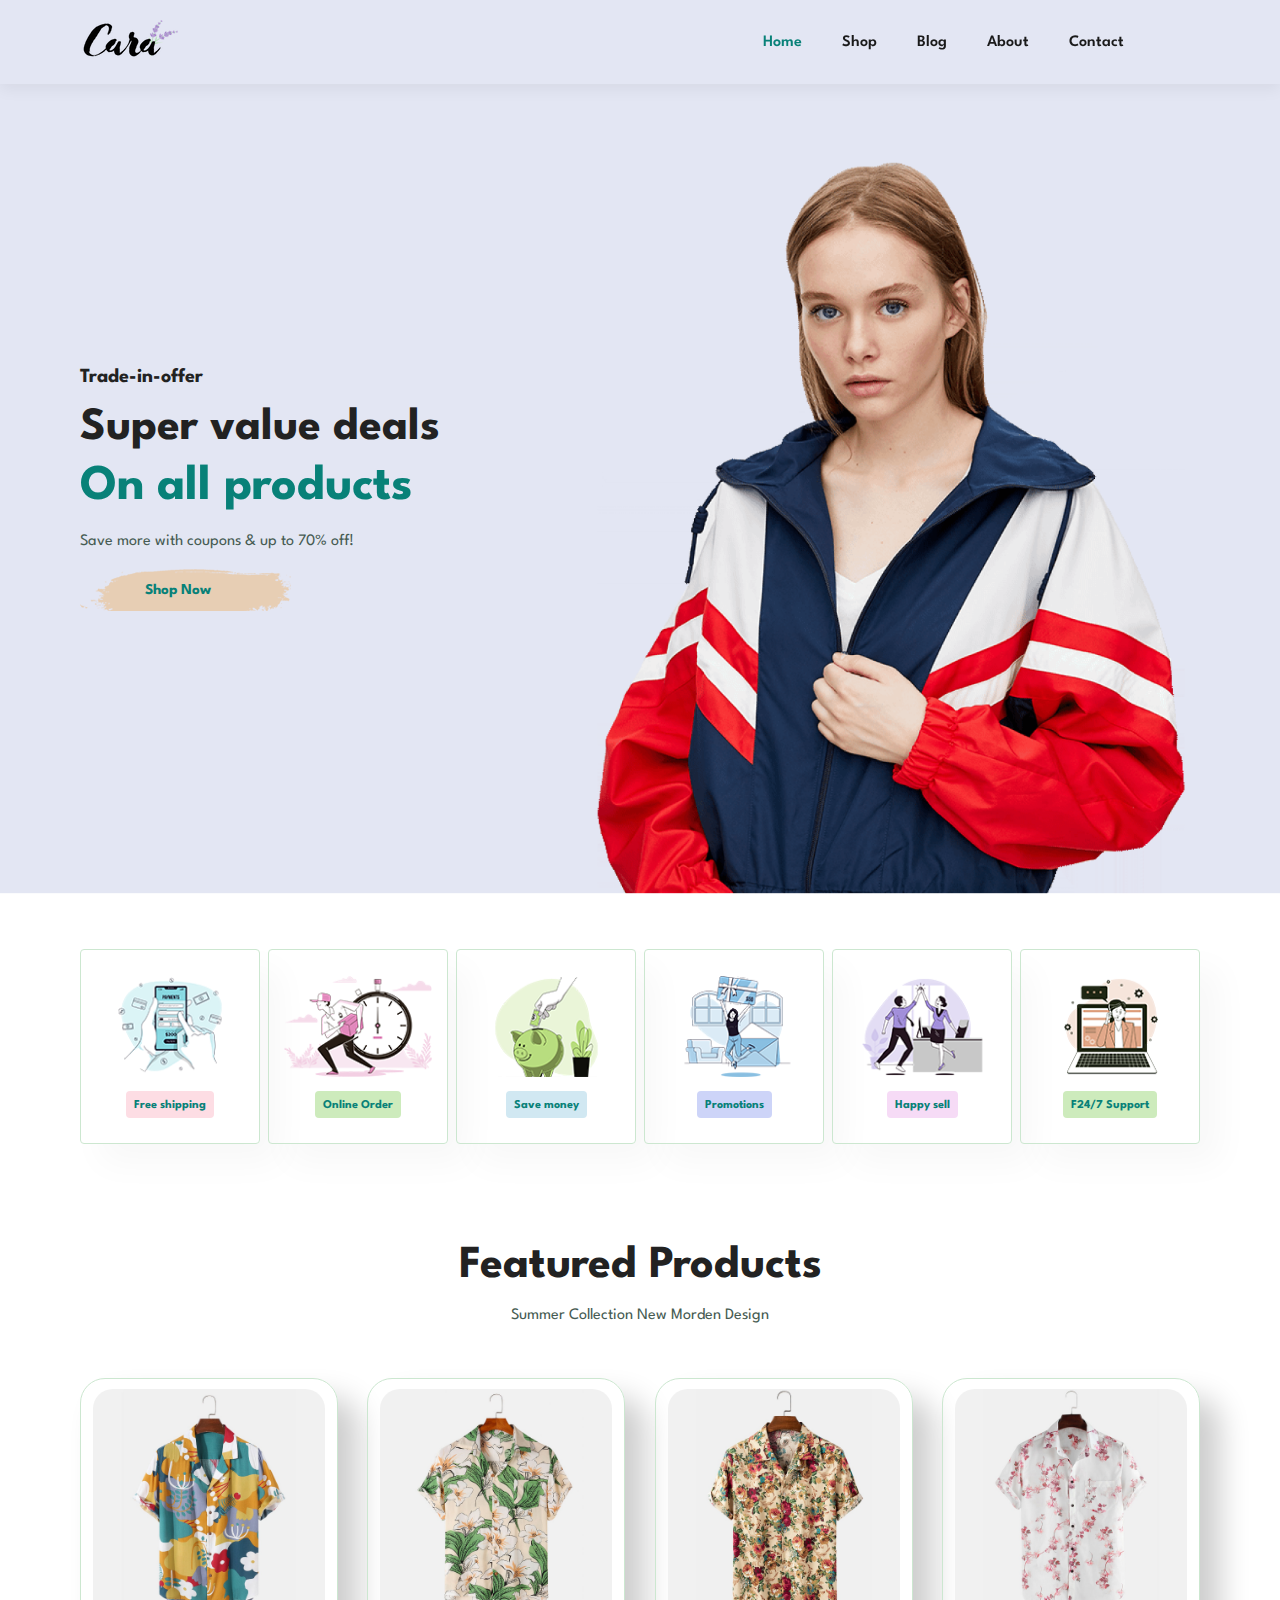
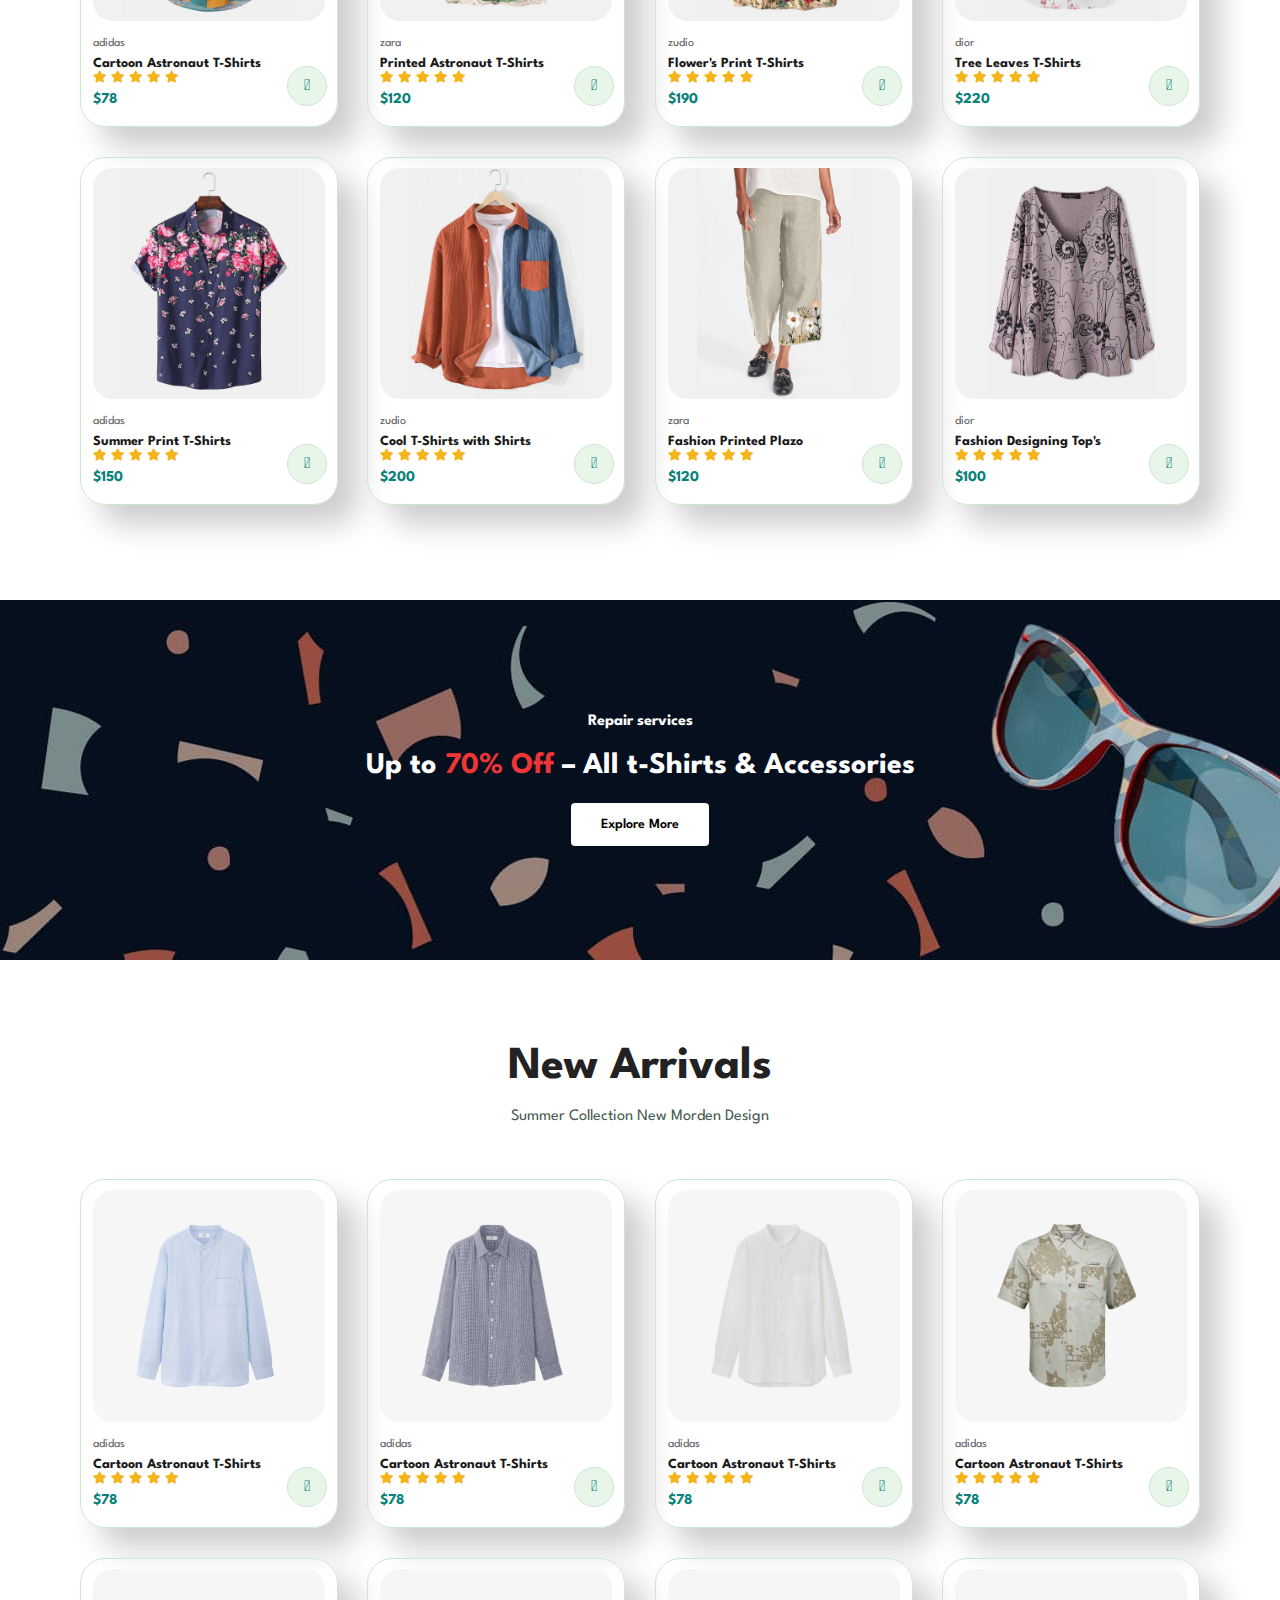
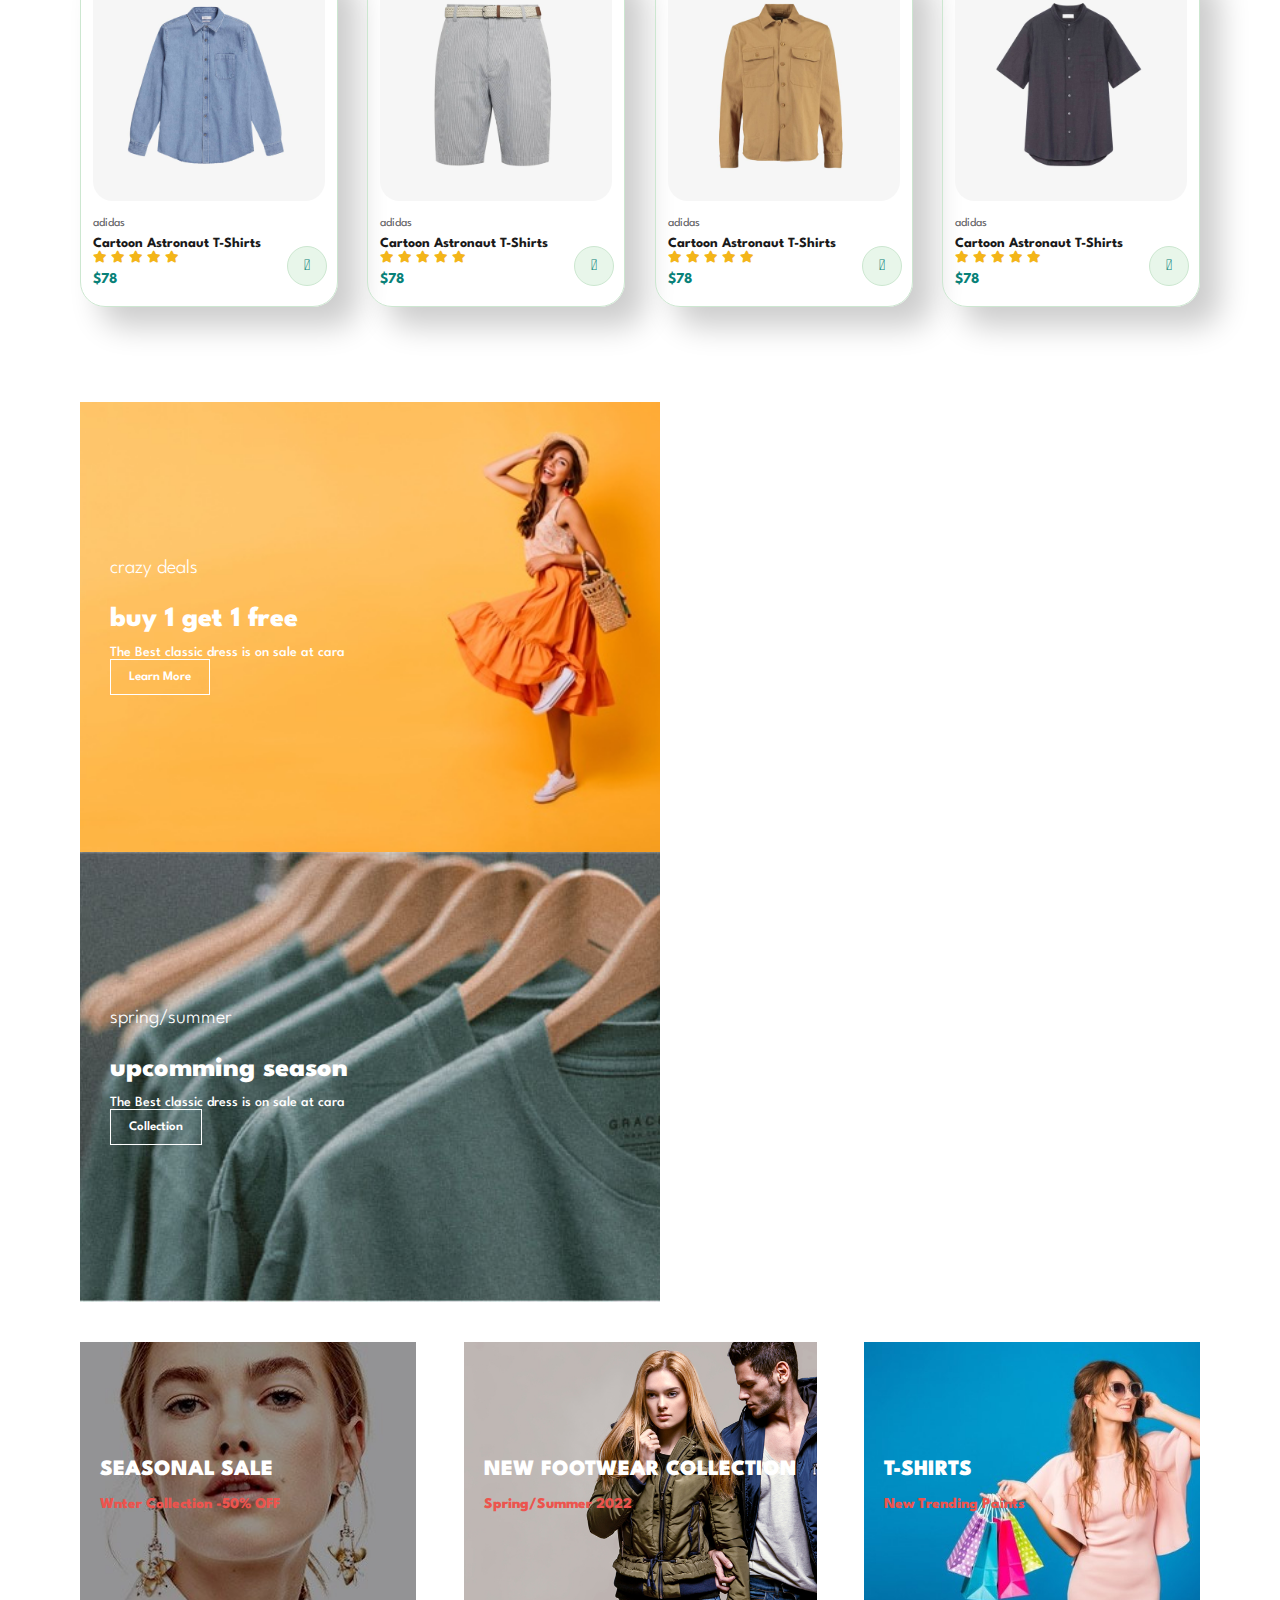
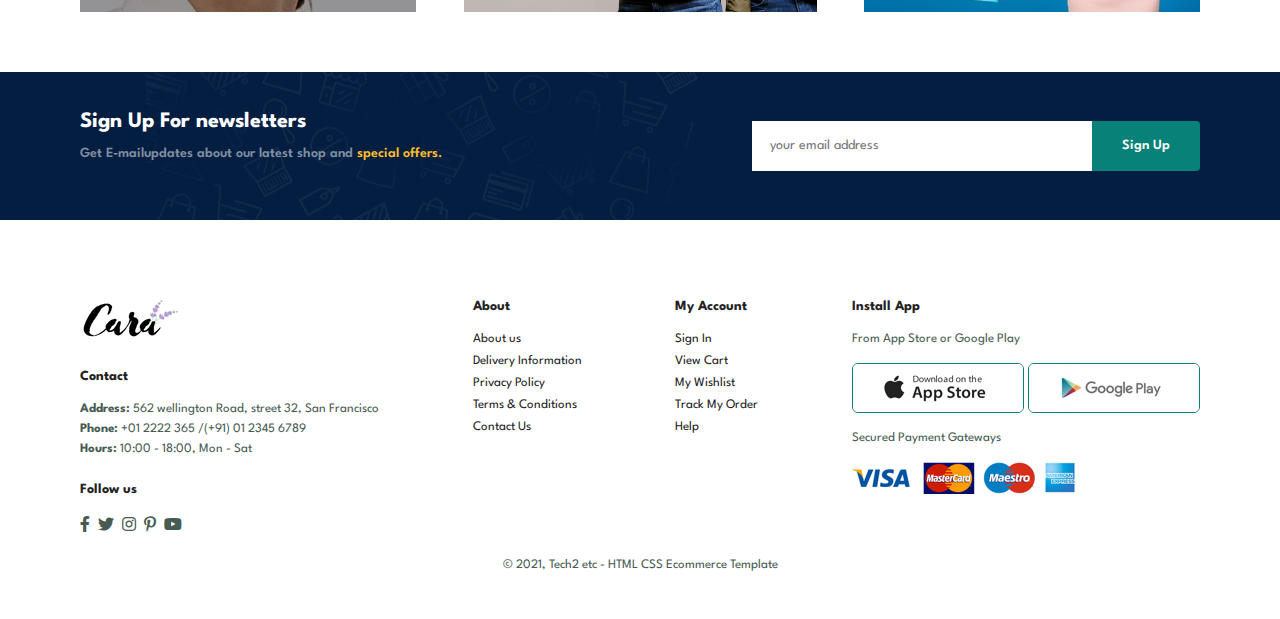
<file: index.html>
<!DOCTYPE html>
<html lang="en">

<head>
    <meta charset="UTF-8">
    <meta name="viewport" content="width=device-width, initial-scale=1.0">
    <title>Tech2etc Ecommerce Tutorial</title>
    <link rel="stylesheet" href="http://pro.fontawesome.com/releases/v5.10.0/css/all.css" />
    <link rel="stylesheet" href="style.css">
</head>
<body>
    <section id="header">
        <a href="#"><img src="img/logo.png" alt=""></a>
        <div>
            <ul id="navbar">
                <li><a class="active" href="index.html">Home</a></li>
                <li><a href="shop.html">Shop</a></li>
                <li><a href="blog.html">Blog</a></li>
                <li><a href="about.html">About</a></li>
                <li><a href="contact.html">Contact</a></li>
                <li id="lg-bag"><a href="cart.html"><i class="far fa-shopping-bag"></i></a></li>
                <a href="#" id="close"><i class="far fa-times"></i></a>
            </ul>
        </div>
        <div id="mobile">
            <a href="cart.html"><i class="far fa-shopping-bag"></i></a>
            <i id="bar" class="fas fa-outdent"></i>
        </div>
    </section>
    <section id="hero">
        <h4>Trade-in-offer</h4>
        <h2>Super value deals</h2>
        <h1>On all products</h1>
        <p>Save more with coupons & up to 70% off! </p>
        <button>Shop Now</button>
    </section>
    <section id="feature" class="section-p1">
        <div class="fe-box">
            <img src="img/features/f1.png" alt="">
            <h6>Free shipping</h6>
        </div>
        <div class="fe-box">
            <img src="img/features/f2.png" alt="">
            <h6>Online Order</h6>
        </div>
        <div class="fe-box">
            <img src="img/features/f3.png" alt="">
            <h6>Save money</h6>
        </div>
        <div class="fe-box">
            <img src="img/features/f4.png" alt="">
            <h6>Promotions</h6>
        </div>
        <div class="fe-box">
            <img src="img/features/f5.png" alt="">
            <h6>Happy sell</h6>
        </div>
        <div class="fe-box">
            <img src="img/features/f6.png" alt="">
            <h6>F24/7 Support</h6>
        </div>
    </section>
    <section id="product1" class="section-p1">
        <h2>Featured Products</h2>
        <p>Summer Collection New Morden Design</p>
        <div class="pro-container">
            <div class="pro">
                <img src="img/products/f1.jpg" alt="">
                <div class="des">
                    <span>adidas</span>
                    <h5>Cartoon Astronaut T-Shirts</h5>
                    <div class="star">
                        <i class="fas fa-star"></i>
                        <i class="fas fa-star"></i>
                        <i class="fas fa-star"></i>
                        <i class="fas fa-star"></i>
                        <i class="fas fa-star"></i>
                    </div>
                    <h4>$78</h4>
                </div>
                <a href="#"><i class="fal fa-shopping-cart cart "></i></a>
            </div>
            <div class="pro">
                <img src="img/products/f2.jpg" alt="">
                <div class="des">
                    <span>zara</span>
                    <h5>Printed Astronaut T-Shirts</h5>
                    <div class="star">
                        <i class="fas fa-star"></i>
                        <i class="fas fa-star"></i>
                        <i class="fas fa-star"></i>
                        <i class="fas fa-star"></i>
                        <i class="fas fa-star"></i>
                    </div>
                    <h4>$120</h4>
                </div>
                <a href="#"><i class="fal fa-shopping-cart cart "></i></a>
            </div>
            <div class="pro">
                <img src="img/products/f3.jpg" alt="">
                <div class="des">
                    <span>zudio</span>
                    <h5>Flower's Print T-Shirts</h5>
                    <div class="star">
                        <i class="fas fa-star"></i>
                        <i class="fas fa-star"></i>
                        <i class="fas fa-star"></i>
                        <i class="fas fa-star"></i>
                        <i class="fas fa-star"></i>
                    </div>
                    <h4>$190</h4>
                </div>
                <a href="#"><i class="fal fa-shopping-cart cart "></i></a>
            </div>
            <div class="pro">
                <img src="img/products/f4.jpg" alt="">
                <div class="des">
                    <span>dior</span>
                    <h5>Tree Leaves T-Shirts</h5>
                    <div class="star">
                        <i class="fas fa-star"></i>
                        <i class="fas fa-star"></i>
                        <i class="fas fa-star"></i>
                        <i class="fas fa-star"></i>
                        <i class="fas fa-star"></i>
                    </div>
                    <h4>$220</h4>
                </div>
                <a href="#"><i class="fal fa-shopping-cart cart "></i></a>
            </div>
            <div class="pro">
                <img src="img/products/f5.jpg" alt="">
                <div class="des">
                    <span>adidas</span>
                    <h5>Summer Print T-Shirts</h5>
                    <div class="star">
                        <i class="fas fa-star"></i>
                        <i class="fas fa-star"></i>
                        <i class="fas fa-star"></i>
                        <i class="fas fa-star"></i>
                        <i class="fas fa-star"></i>
                    </div>
                    <h4>$150</h4>
                </div>
                <a href="#"><i class="fal fa-shopping-cart cart "></i></a>
            </div>
            <div class="pro">
                <img src="img/products/f6.jpg" alt="">
                <div class="des">
                    <span>zudio</span>
                    <h5>Cool T-Shirts with Shirts</h5>
                    <div class="star">
                        <i class="fas fa-star"></i>
                        <i class="fas fa-star"></i>
                        <i class="fas fa-star"></i>
                        <i class="fas fa-star"></i>
                        <i class="fas fa-star"></i>
                    </div>
                    <h4>$200</h4>
                </div>
                <a href="#"><i class="fal fa-shopping-cart cart "></i></a>
            </div>
            <div class="pro">
                <img src="img/products/f7.jpg" alt="">
                <div class="des">
                    <span>zara</span>
                    <h5>Fashion Printed Plazo</h5>
                    <div class="star">
                        <i class="fas fa-star"></i>
                        <i class="fas fa-star"></i>
                        <i class="fas fa-star"></i>
                        <i class="fas fa-star"></i>
                        <i class="fas fa-star"></i>
                    </div>
                    <h4>$120</h4>
                </div>
                <a href="#"><i class="fal fa-shopping-cart cart "></i></a>
            </div>
            <div class="pro">
                <img src="img/products/f8.jpg" alt="">
                <div class="des">
                    <span>dior</span>
                    <h5>Fashion Designing Top's</h5>
                    <div class="star">
                        <i class="fas fa-star"></i>
                        <i class="fas fa-star"></i>
                        <i class="fas fa-star"></i>
                        <i class="fas fa-star"></i>
                        <i class="fas fa-star"></i>
                    </div>
                    <h4>$100</h4>
                </div>
                <a href="#"><i class="fal fa-shopping-cart cart "></i></a>
            </div>
        </div>
    </section>
    <section id="banner" class="section-m1">
        <h4>Repair services</h4>
        <h2>Up to <span>70% Off</span> – All t-Shirts & Accessories</h2>
        <button class="normal">Explore More</button>
    </section>
    <section id="product1" class="section-p1">
        <h2>New Arrivals</h2>
        <p>Summer Collection New Morden Design</p>
        <div class="pro-container">
            <div class="pro">
                <img src="img/products/n1.jpg" alt="">
                <div class="des">
                    <span>adidas</span>
                    <h5>Cartoon Astronaut T-Shirts</h5>
                    <div class="star">
                        <i class="fas fa-star"></i>
                        <i class="fas fa-star"></i>
                        <i class="fas fa-star"></i>
                        <i class="fas fa-star"></i>
                        <i class="fas fa-star"></i>
                    </div>
                    <h4>$78</h4>
                </div>
                <a href="#"><i class="fal fa-shopping-cart cart "></i></a>
            </div>
            <div class="pro">
                <img src="img/products/n2.jpg" alt="">
                <div class="des">
                    <span>adidas</span>
                    <h5>Cartoon Astronaut T-Shirts</h5>
                    <div class="star">
                        <i class="fas fa-star"></i>
                        <i class="fas fa-star"></i>
                        <i class="fas fa-star"></i>
                        <i class="fas fa-star"></i>
                        <i class="fas fa-star"></i>
                    </div>
                    <h4>$78</h4>
                </div>
                <a href="#"><i class="fal fa-shopping-cart cart "></i></a>
            </div>
            <div class="pro">
                <img src="img/products/n3.jpg" alt="">
                <div class="des">
                    <span>adidas</span>
                    <h5>Cartoon Astronaut T-Shirts</h5>
                    <div class="star">
                        <i class="fas fa-star"></i>
                        <i class="fas fa-star"></i>
                        <i class="fas fa-star"></i>
                        <i class="fas fa-star"></i>
                        <i class="fas fa-star"></i>
                    </div>
                    <h4>$78</h4>
                </div>
                <a href="#"><i class="fal fa-shopping-cart cart "></i></a>
            </div>
            <div class="pro">
                <img src="img/products/n4.jpg" alt="">
                <div class="des">
                    <span>adidas</span>
                    <h5>Cartoon Astronaut T-Shirts</h5>
                    <div class="star">
                        <i class="fas fa-star"></i>
                        <i class="fas fa-star"></i>
                        <i class="fas fa-star"></i>
                        <i class="fas fa-star"></i>
                        <i class="fas fa-star"></i>
                    </div>
                    <h4>$78</h4>
                </div>
                <a href="#"><i class="fal fa-shopping-cart cart "></i></a>
            </div>
            <div class="pro">
                <img src="img/products/n5.jpg" alt="">
                <div class="des">
                    <span>adidas</span>
                    <h5>Cartoon Astronaut T-Shirts</h5>
                    <div class="star">
                        <i class="fas fa-star"></i>
                        <i class="fas fa-star"></i>
                        <i class="fas fa-star"></i>
                        <i class="fas fa-star"></i>
                        <i class="fas fa-star"></i>
                    </div>
                    <h4>$78</h4>
                </div>
                <a href="#"><i class="fal fa-shopping-cart cart "></i></a>
            </div>
            <div class="pro">
                <img src="img/products/n6.jpg" alt="">
                <div class="des">
                    <span>adidas</span>
                    <h5>Cartoon Astronaut T-Shirts</h5>
                    <div class="star">
                        <i class="fas fa-star"></i>
                        <i class="fas fa-star"></i>
                        <i class="fas fa-star"></i>
                        <i class="fas fa-star"></i>
                        <i class="fas fa-star"></i>
                    </div>
                    <h4>$78</h4>
                </div>
                <a href="#"><i class="fal fa-shopping-cart cart "></i></a>
            </div>
            <div class="pro">
                <img src="img/products/n7.jpg" alt="">
                <div class="des">
                    <span>adidas</span>
                    <h5>Cartoon Astronaut T-Shirts</h5>
                    <div class="star">
                        <i class="fas fa-star"></i>
                        <i class="fas fa-star"></i>
                        <i class="fas fa-star"></i>
                        <i class="fas fa-star"></i>
                        <i class="fas fa-star"></i>
                    </div>
                    <h4>$78</h4>
                </div>
                <a href="#"><i class="fal fa-shopping-cart cart "></i></a>
            </div>
            <div class="pro">
                <img src="img/products/n8.jpg" alt="">
                <div class="des">
                    <span>adidas</span>
                    <h5>Cartoon Astronaut T-Shirts</h5>
                    <div class="star">
                        <i class="fas fa-star"></i>
                        <i class="fas fa-star"></i>
                        <i class="fas fa-star"></i>
                        <i class="fas fa-star"></i>
                        <i class="fas fa-star"></i>
                    </div>
                    <h4>$78</h4>
                </div>
                <a href="#"><i class="fal fa-shopping-cart cart "></i></a>
            </div>
        </div>
    </section>
    <section id="sm-banner" class="section-p1">
        <div class="banner-box">
            <h4>crazy deals</h4>
            <h2>buy 1 get 1 free</h2>
            <span>The Best classic dress is on sale at cara</span>
            <button class="white">Learn More</button>
        </div>
        <div class="banner-box banner-box2">
            <h4>spring/summer</h4>
            <h2>upcomming season</h2>
            <span>The Best classic dress is on sale at cara</span>
            <button class="white">Collection</button>
        </div>
    </section>
    <section id="banner3">
        <div class="banner-box">
            <h2>SEASONAL SALE</h2>
            <h3>Wnter Collection -50% OFF</h3>
            <!-- <button class="white">Learn More</button> -->
        </div>
        <div class="banner-box banner-box2">
            <h2>NEW FOOTWEAR COLLECTION</h2>
            <h3>Spring/Summer 2022</h3>
            <!-- <button class="white">Learn More</button> -->
        </div>
        <div class="banner-box banner-box3">
            <h2>T-SHIRTS</h2>
            <h3>New Trending Paints</h3>
            <!-- <button class="white">Learn More</button> -->
        </div>
    </section>
    <section id="newsletter" class="section-p1 section-m1">
        <div class="newsletter">
            <h4>Sign Up For newsletters</h4>
            <p>Get E-mailupdates about our latest shop and <span>special offers.</span></p>
        </div>
        <div class="form">
            <input type="text" placeholder="your email address">
            <button class="normal">Sign Up</button>
        </div>
    </section>
    <footer class="section-p1">
        <div class="col">
            <img class="logo " src="img/logo.png" alt="">
            <h4>Contact</h4>
            <p><strong>Address: </strong> 562 wellington Road, street 32, San Francisco</p>
            <p><strong>Phone: </strong>+01 2222 365 /(+91) 01 2345 6789</p>
            <p><strong>Hours: </strong> 10:00 - 18:00, Mon - Sat</p>
            <div class="follow">
                <h4>Follow us</h4>
                <div class="icon">
                    <i class="fab fa-facebook-f"></i>
                    <i class="fab fa-twitter"></i>
                    <i class="fab fa-instagram"></i>
                    <i class="fab fa-pinterest-p"></i>
                    <i class="fab fa-youtube"></i>
                </div>
            </div>
        </div>
        <div class="col">
            <h4>About</h4>
            <a href="#">About us</a>
            <a href="#">Delivery Information</a>
            <a href="#">Privacy Policy</a>
            <a href="#">Terms & Conditions</a>
            <a href="#">Contact Us</a>
        </div>

        <div class="col">
            <h4>My Account</h4>
            <a href="#">Sign In</a>
            <a href="#">View Cart</a>
            <a href="#">My Wishlist</a>
            <a href="#">Track My Order</a>
            <a href="#">Help</a>
        </div>
        <div class="col install">
            <h4>Install App</h4>
            <p>From App Store or Google Play</p>
            <div class="row">
                <img src="img/pay/app.jpg" alt="">
                <img src="img/pay/play.jpg" alt="">
            </div>
            <p>Secured Payment Gateways </p>
            <img src="img/pay/pay.png" alt="">
        </div>
        <div class="copyright">
            <p>© 2021, Tech2 etc - HTML CSS Ecommerce Template</p>
        </div>
    </footer>
    <script src="script.js"></script>
</body>
</html>
</file>
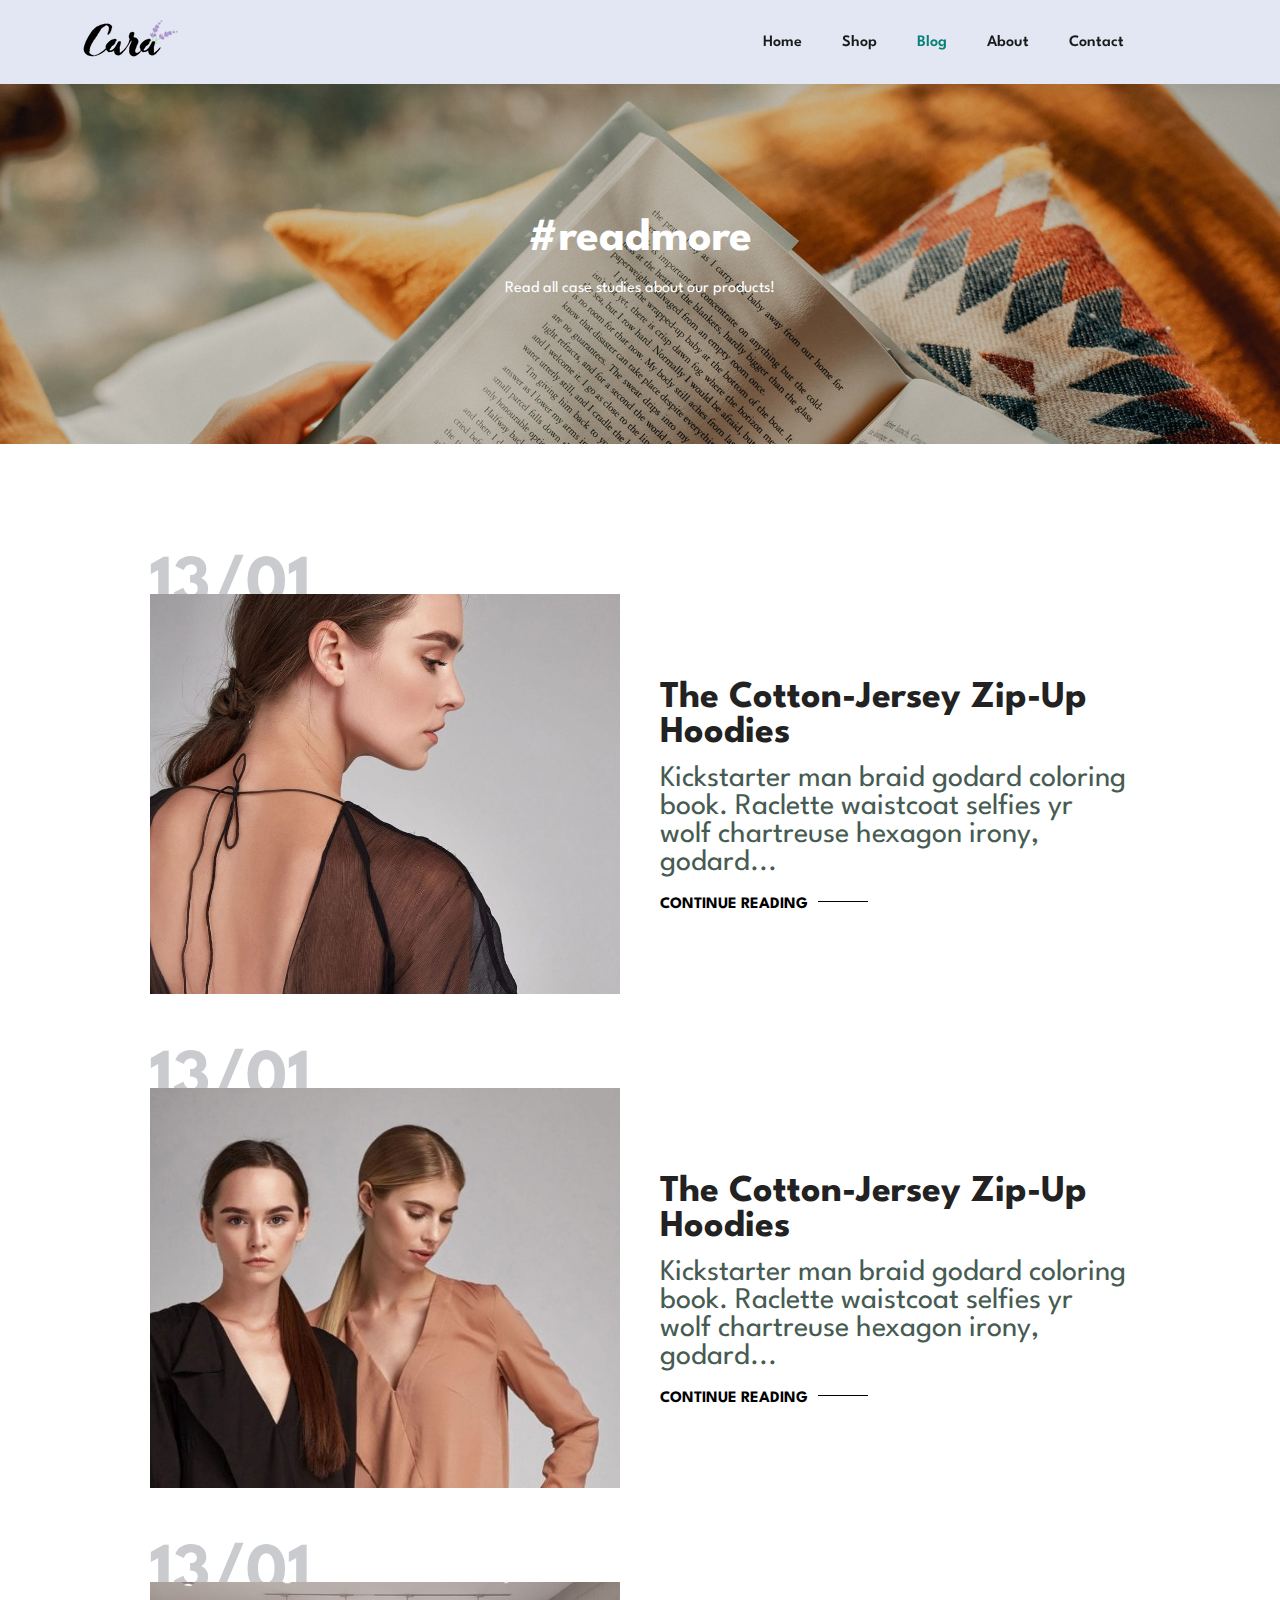
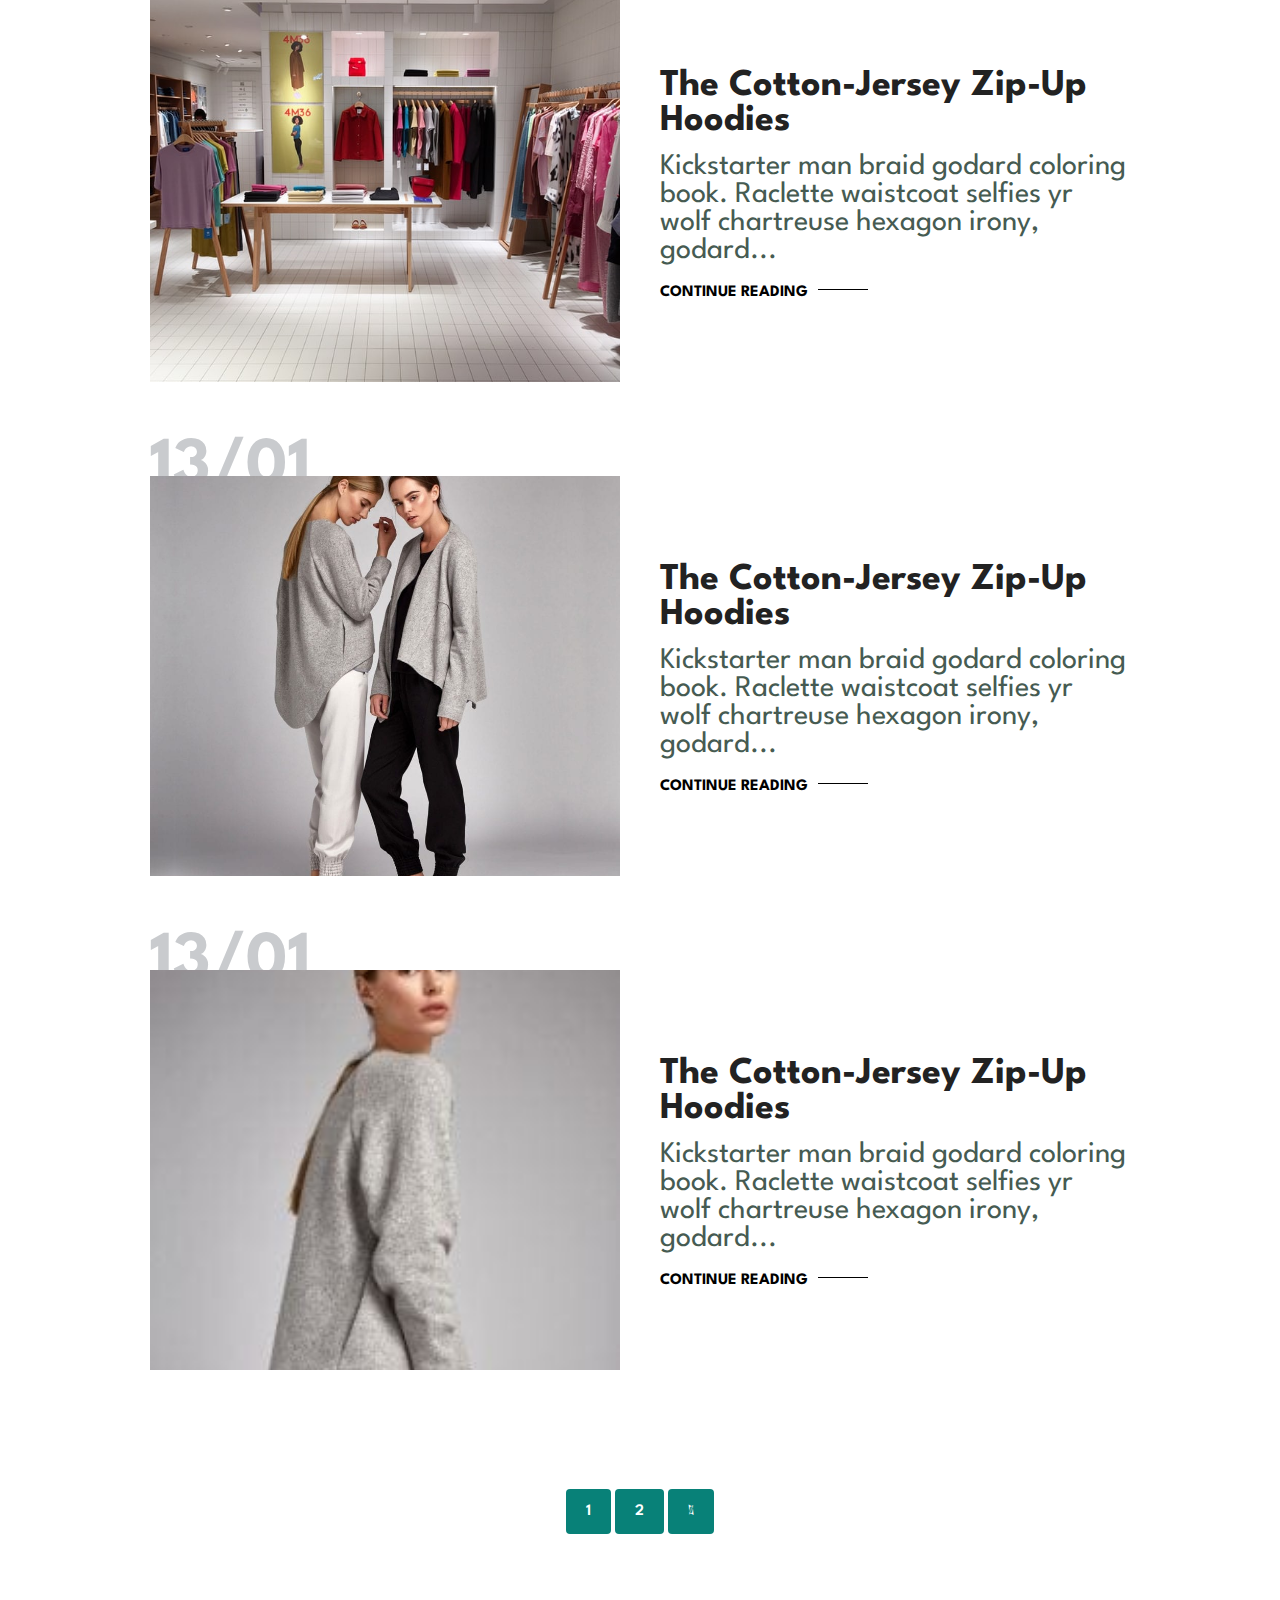
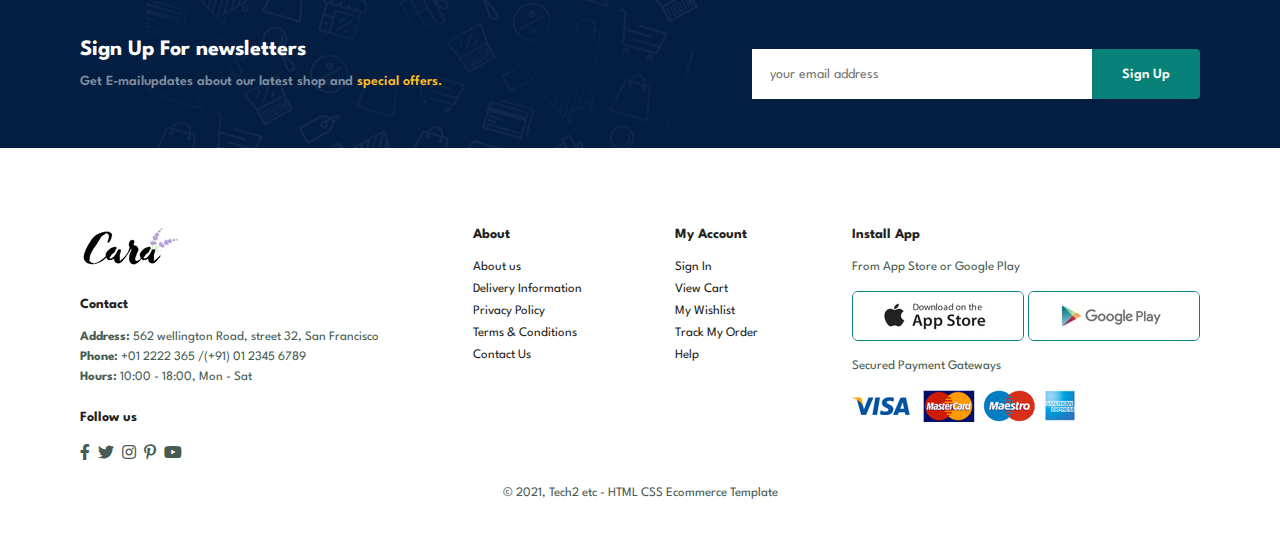
<file: Blog.html>
<!DOCTYPE html>
<html lang="en">

<head>
    <meta charset="UTF-8">
    <meta name="viewport" content="width=device-width, initial-scale=1.0">
    <title>Tech2etc Ecommerce Tutorial</title>
    <link rel="stylesheet" href="http://pro.fontawesome.com/releases/v5.10.0/css/all.css" />
    <link rel="stylesheet" href="style.css">
</head>

<body>
    <section id="header">
        <a href="#"><img src="img/logo.png" alt=""></a>
        <div>
            <ul id="navbar">
                <li><a href="index.html">Home</a></li>
                <li><a href="shop.html">Shop</a></li>
                <li><a class="active" href="blog.html">Blog</a></li>
                <li><a href="about.html">About</a></li>
                <li><a href="contact.html">Contact</a></li>
                <li id="lg-bag"><a href="cart.html"><i class="far fa-shopping-bag"></i></a></li>
                <a href="#" id="close"><i class="far fa-times"></i></a>
            </ul>
        </div>
        <div id="mobile">
            <a href="cart.html"><i class="far fa-shopping-bag"></i></a>
            <i id="bar" class="fas fa-outdent"></i>
        </div>
    </section>
    <section id="page-header" class="blog-header">
        <h2>#readmore</h2>
        <p>Read all case studies about our products! </p>
    </section>
    <section id="blog">
         <div class="blog-box">
            <div class="blog-img">
                <img src="img/blog/b1.jpg" alt="">
            </div>
            <div class="blog-details">
                <h4>The Cotton-Jersey Zip-Up Hoodies</h4>
                <p>Kickstarter man braid godard coloring book. Raclette waistcoat selfies yr wolf chartreuse hexagon
                    irony, godard...</p>
                <a href="#">CONTINUE READING</a>
            </div>
            <h1>13/01</h1>
        </div>
         <div class="blog-box">
            <div class="blog-img">
                <img src="img/blog/b2.jpg" alt="">
            </div>
            <div class="blog-details">
                <h4>The Cotton-Jersey Zip-Up Hoodies</h4>
                <p>Kickstarter man braid godard coloring book. Raclette waistcoat selfies yr wolf chartreuse hexagon
                    irony, godard...</p>
                <a href="#">CONTINUE READING</a>
            </div>
            <h1>13/01</h1>
        </div>
         <div class="blog-box">
            <div class="blog-img">
                <img src="img/blog/b3.jpg" alt="">
            </div>
            <div class="blog-details">
                <h4>The Cotton-Jersey Zip-Up Hoodies</h4>
                <p>Kickstarter man braid godard coloring book. Raclette waistcoat selfies yr wolf chartreuse hexagon
                    irony, godard...</p>
                <a href="#">CONTINUE READING</a>
            </div>
            <h1>13/01</h1>
        </div>
         <div class="blog-box">
            <div class="blog-img">
                <img src="img/blog/b4.jpg" alt="">
            </div>
            <div class="blog-details">
                <h4>The Cotton-Jersey Zip-Up Hoodies</h4>
                <p>Kickstarter man braid godard coloring book. Raclette waistcoat selfies yr wolf chartreuse hexagon
                    irony, godard...</p>
                <a href="#">CONTINUE READING</a>
            </div>
            <h1>13/01</h1>
        </div>
         <div class="blog-box">
            <div class="blog-img">
                <img src="img/blog/b5.jpg" alt="">
            </div>
            <div class="blog-details">
                <h4>The Cotton-Jersey Zip-Up Hoodies</h4>
                <p>Kickstarter man braid godard coloring book. Raclette waistcoat selfies yr wolf chartreuse hexagon
                    irony, godard...</p>
                <a href="#">CONTINUE READING</a>
            </div>
            <h1>13/01</h1>
        </div>
    </section>
    <section id="pagination" class="section-p1">
        <a href="#">1</a>
        <a href="#">2</a>
        <a href="#"><i class="fal fa-long-arrow-alt-right"></i></a>
    </section>
    <section id="newsletter" class="section-p1 section-m1">
        <div class="newsletter">
            <h4>Sign Up For newsletters</h4>
            <p>Get E-mailupdates about our latest shop and <span>special offers.</span></p>
        </div>
        <div class="form">
            <input type="text" placeholder="your email address">
            <button class="normal">Sign Up</button>
        </div>
    </section>
    <footer class="section-p1">
        <div class="col">
            <img class="logo " src="img/logo.png" alt="">
            <h4>Contact</h4>
            <p><strong>Address: </strong> 562 wellington Road, street 32, San Francisco</p>
            <p><strong>Phone: </strong>+01 2222 365 /(+91) 01 2345 6789</p>
            <p><strong>Hours: </strong> 10:00 - 18:00, Mon - Sat</p>
            <div class="follow">
                <h4>Follow us</h4>
                <div class="icon">
                    <i class="fab fa-facebook-f"></i>
                    <i class="fab fa-twitter"></i>
                    <i class="fab fa-instagram"></i>
                    <i class="fab fa-pinterest-p"></i>
                    <i class="fab fa-youtube"></i>
                </div>
            </div>
        </div>
        <div class="col">
            <h4>About</h4>
            <a href="#">About us</a>
            <a href="#">Delivery Information</a>
            <a href="#">Privacy Policy</a>
            <a href="#">Terms & Conditions</a>
            <a href="#">Contact Us</a>
        </div>

        <div class="col">
            <h4>My Account</h4>
            <a href="#">Sign In</a>
            <a href="#">View Cart</a>
            <a href="#">My Wishlist</a>
            <a href="#">Track My Order</a>
            <a href="#">Help</a>
        </div>
        <div class="col install">
            <h4>Install App</h4>
            <p>From App Store or Google Play</p>
            <div class="row">
                <img src="img/pay/app.jpg" alt="">
                <img src="img/pay/play.jpg" alt="">
            </div>
            <p>Secured Payment Gateways </p>
            <img src="img/pay/pay.png" alt="">
        </div>
        <div class="copyright">
            <p>© 2021, Tech2 etc - HTML CSS Ecommerce Template</p>
        </div>
    </footer>
    <script src="script.js"></script>
</body>

</html>
</file>
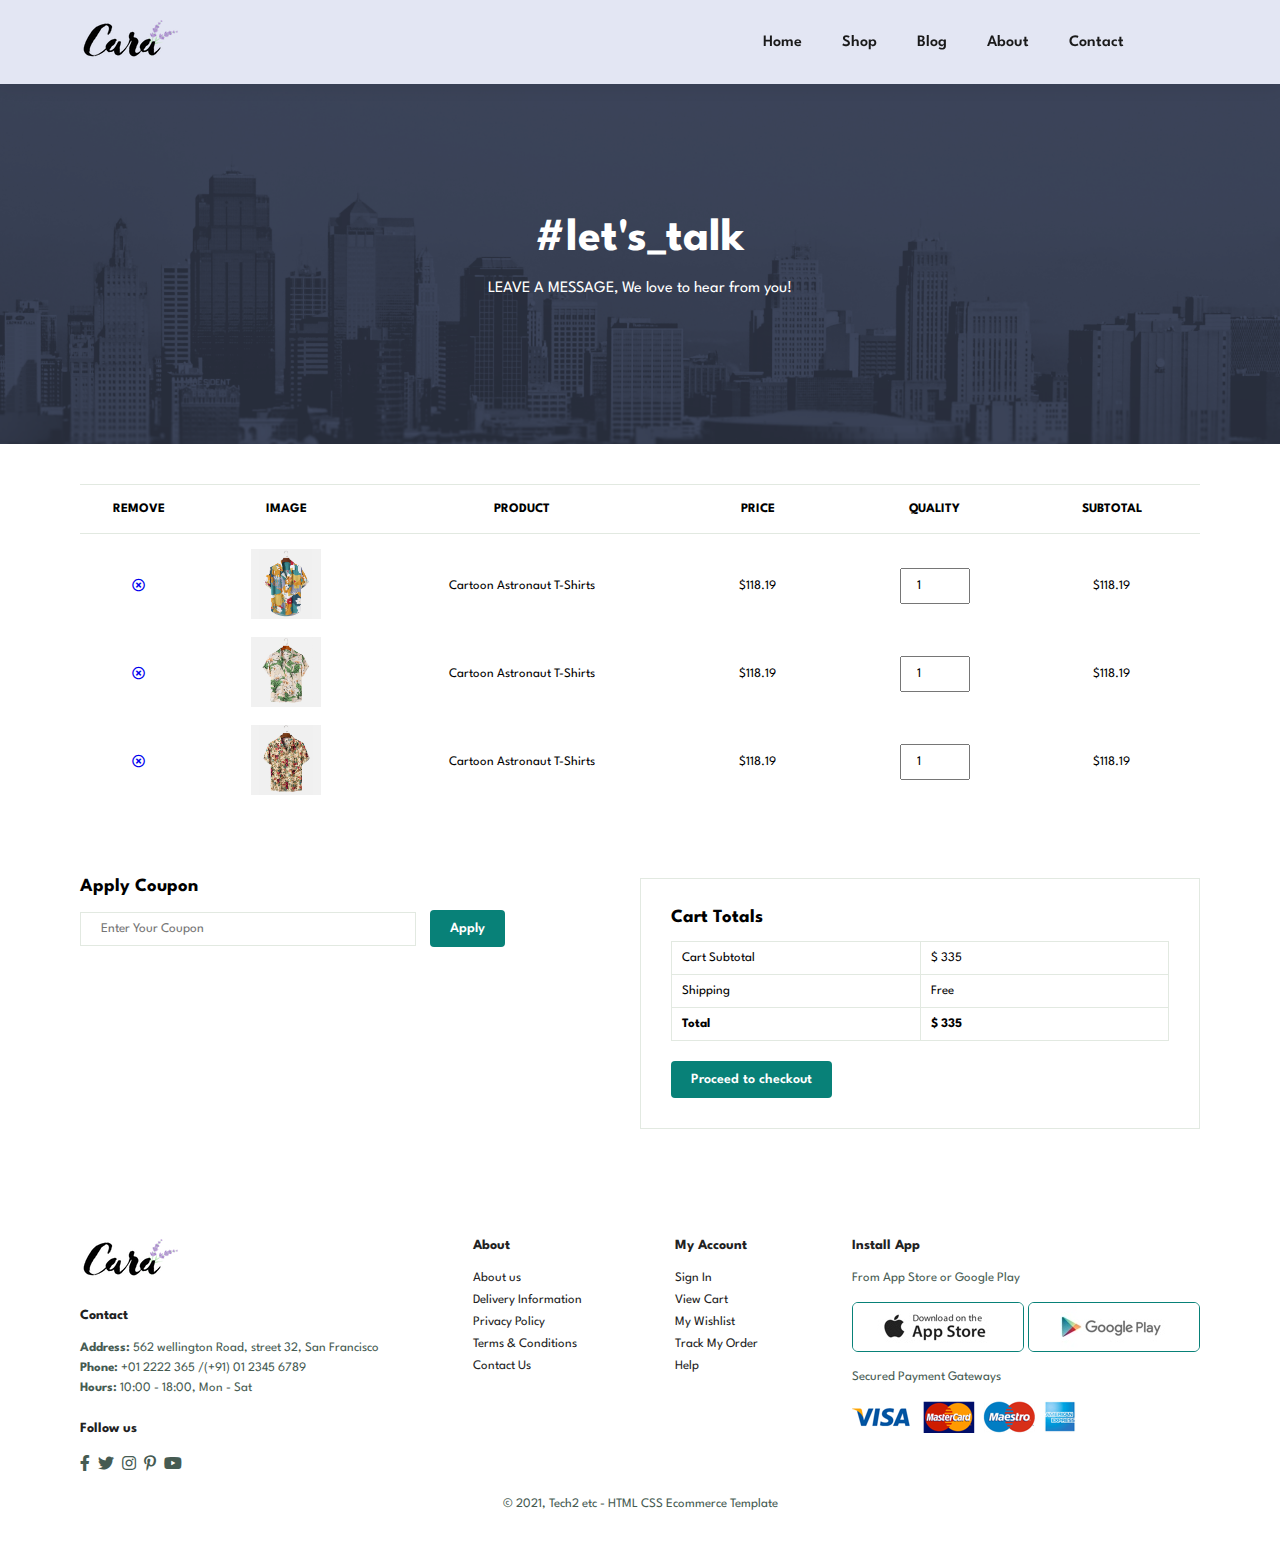
<file: cart.html>
<!DOCTYPE html>
<html lang="en">

<head>
    <meta charset="UTF-8">
    <meta name="viewport" content="width=device-width, initial-scale=1.0">
    <title>Tech2etc Ecommerce Tutorial</title>
    <link rel="stylesheet" href="http://pro.fontawesome.com/releases/v5.10.0/css/all.css" />
    <link rel="stylesheet" href="style.css">
</head>

<body>
    <section id="header">
        <a href="#"><img src="img/logo.png" alt=""></a>
        <div>
            <ul id="navbar">
                <li><a href="index.html">Home</a></li>
                <li><a href="shop.html">Shop</a></li>
                <li><a href="blog.html">Blog</a></li>
                <li><a href="about.html">About</a></li>
                <li><a href="contact.html">Contact</a></li>
                <li id="lg-bag"><a  class="active" href="cart.html"><i class="far fa-shopping-bag"></i></a></li>
                <a href="#" id="close"><i class="far fa-times"></i></a>
            </ul>
        </div>
        <div id="mobile">
            <a href="cart.html"><i class="far fa-shopping-bag"></i></a>
            <i id="bar" class="fas fa-outdent"></i>
        </div>
    </section>
    <section id="page-header" class="about-header">
        <h2>#let's_talk</h2>
        <p>LEAVE A MESSAGE, We love to hear from you!</p>
    </section>
    <section id="cart" class="section-p1">
        <table width="100%">
            <thead>
                <tr>
                    <td>Remove</td>
                    <td>Image</td>
                    <td>Product</td>
                    <td>Price</td>
                    <td>Quality</td>
                    <td>Subtotal</td>
                </tr>
            </thead>
            <tbody>
                <tr>
                    <td><a href="#"><i class="far fa-times-circle"></i></a></td>
                    <td><img src="img/products/f1.jpg" alt=""></td>
                    <td>Cartoon Astronaut T-Shirts</td>
                    <td>$118.19</td>
                    <td><input type="number" value="1"></td>
                    <td>$118.19</td>
                </tr>
                 <tr>
                    <td><a href="#"><i class="far fa-times-circle"></i></a></td>
                    <td><img src="img/products/f2.jpg" alt=""></td>
                    <td>Cartoon Astronaut T-Shirts</td>
                    <td>$118.19</td>
                    <td><input type="number" value="1"></td>
                    <td>$118.19</td>
                </tr>
                 <tr>
                    <td><a href="#"><i class="far fa-times-circle"></i></a></td>
                    <td><img src="img/products/f3.jpg" alt=""></td>
                    <td>Cartoon Astronaut T-Shirts</td>
                    <td>$118.19</td>
                    <td><input type="number" value="1"></td>
                    <td>$118.19</td>
                </tr>
            </tbody>
        </table>
    </section>
    <section id="cart-add" class="section-p1">
        <div id="coupon">
            <h3>Apply Coupon</h3>
            <div>
                <input type="text" placeholder="Enter Your Coupon">
                <button class="normal">Apply</button>
            </div>
        </div>
        <div id="subtotal">
            <h3>Cart Totals</h3>
            <table>
                <tr>
                    <td>Cart Subtotal</td>
                    <td>$ 335</td>
                </tr>
                <tr>
                    <td>Shipping</td>
                    <td>Free</td>
                </tr>
                <tr>
                    <td><strong>Total</strong></td>
                    <td><strong>$ 335</strong></td>
                </tr>
            </table>
            <button class="normal">Proceed to checkout</button>
        </div>
    </section>
    <footer class="section-p1">
        <div class="col">
            <img class="logo " src="img/logo.png" alt="">
            <h4>Contact</h4>
            <p><strong>Address: </strong> 562 wellington Road, street 32, San Francisco</p>
            <p><strong>Phone: </strong>+01 2222 365 /(+91) 01 2345 6789</p>
            <p><strong>Hours: </strong> 10:00 - 18:00, Mon - Sat</p>
            <div class="follow">
                <h4>Follow us</h4>
                <div class="icon">
                    <i class="fab fa-facebook-f"></i>
                    <i class="fab fa-twitter"></i>
                    <i class="fab fa-instagram"></i>
                    <i class="fab fa-pinterest-p"></i>
                    <i class="fab fa-youtube"></i>
                </div>
            </div>
        </div>
        <div class="col">
            <h4>About</h4>
            <a href="#">About us</a>
            <a href="#">Delivery Information</a>
            <a href="#">Privacy Policy</a>
            <a href="#">Terms & Conditions</a>
            <a href="#">Contact Us</a>
        </div>

        <div class="col">
            <h4>My Account</h4>
            <a href="#">Sign In</a>
            <a href="#">View Cart</a>
            <a href="#">My Wishlist</a>
            <a href="#">Track My Order</a>
            <a href="#">Help</a>
        </div>
        <div class="col install">
            <h4>Install App</h4>
            <p>From App Store or Google Play</p>
            <div class="row">
                <img src="img/pay/app.jpg" alt="">
                <img src="img/pay/play.jpg" alt="">
            </div>
            <p>Secured Payment Gateways </p>
            <img src="img/pay/pay.png" alt="">
        </div>
        <div class="copyright">
            <p>© 2021, Tech2 etc - HTML CSS Ecommerce Template</p>
        </div>
    </footer>
    <script src="script.js"></script>
</body>

</html>
</file>
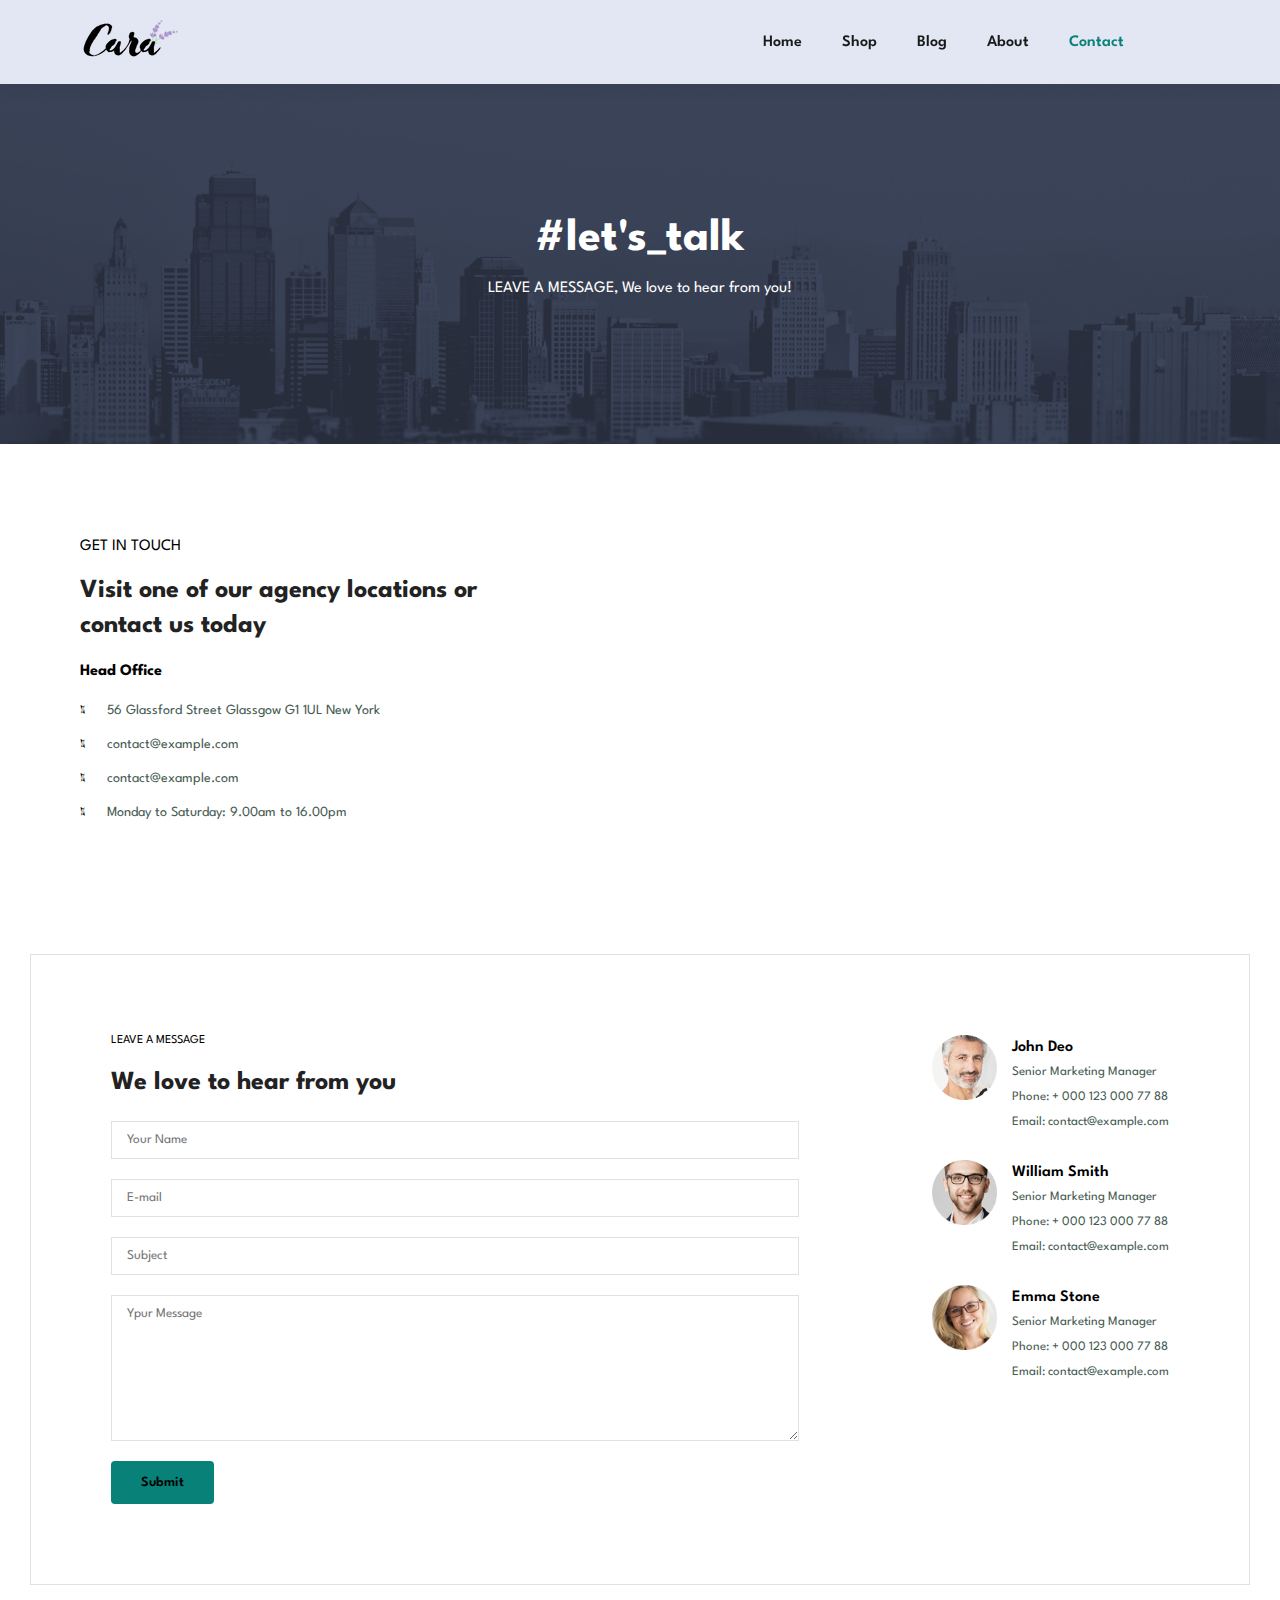
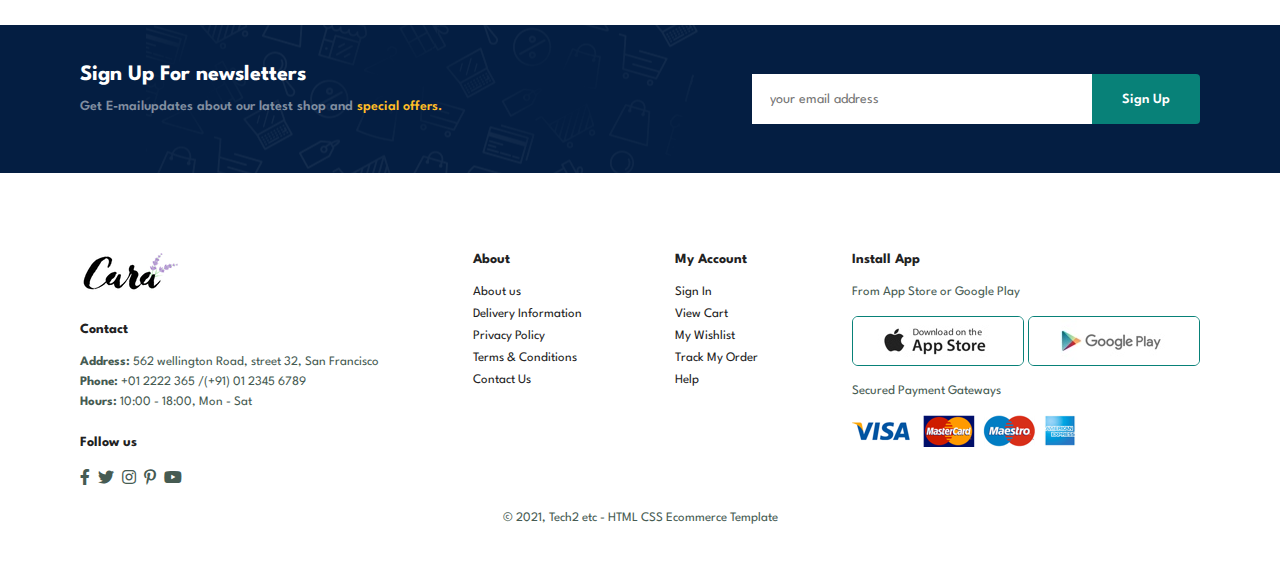
<file: contact.html>
<!DOCTYPE html>
<html lang="en">

<head>
    <meta charset="UTF-8">
    <meta name="viewport" content="width=device-width, initial-scale=1.0">
    <title>Tech2etc Ecommerce Tutorial</title>
    <link rel="stylesheet" href="http://pro.fontawesome.com/releases/v5.10.0/css/all.css" />
    <link rel="stylesheet" href="style.css">
</head>

<body>
    <section id="header">
        <a href="#"><img src="img/logo.png" alt=""></a>
        <div>
            <ul id="navbar">
                <li><a href="index.html">Home</a></li>
                <li><a href="shop.html">Shop</a></li>
                <li><a href="blog.html">Blog</a></li>
                <li><a href="about.html">About</a></li>
                <li><a class="active" href="contact.html">Contact</a></li>
                <li id="lg-bag"><a href="cart.html"><i class="far fa-shopping-bag"></i></a></li>
                <a href="#" id="close"><i class="far fa-times"></i></a>
            </ul>
        </div>
        <div id="mobile">
            <a href="cart.html"><i class="far fa-shopping-bag"></i></a>
            <i id="bar" class="fas fa-outdent"></i>
        </div>
    </section>
    <section id="page-header" class="about-header">
        <h2>#let's_talk</h2>
        <p>LEAVE A MESSAGE, We love to hear from you!</p>
    </section>
    <section id="contact-details" class="section-p1">
        <div class="details">
            <span>GET IN TOUCH</span>
            <h2>Visit one of our agency locations or contact us today</h2>
            <h3>Head Office</h3>
            <div>
                <li>
                    <i class="fal fa-map"></i>
                    <p>56 Glassford Street Glassgow G1 1UL New York</p>
                </li>
                <li>
                    <i class="fal fa-envelope"></i>
                    <p>contact@example.com</p>
                </li>
                <li>
                    <i class="fal fa-phone-alt"></i>
                    <p>contact@example.com</p>
                </li>
                <li>
                    <i class="fal fa-clock"></i>
                    <p>Monday to Saturday: 9.00am to 16.00pm</p>
                </li>
            </div>
        </div>
        <div class="map">
            <iframe
                src="https://www.google.com/maps/embed?pb=!1m18!1m12!1m3!1d2469.6870348425373!2d-1.2570928236830399!3d51.75704619243569!2m3!1f0!2f0!3f0!3m2!1i1024!2i768!4f13.1!3m3!1m2!1s0x4876c6a9ef8c485b%3A0xd2ff1883a001afed!2sUniversity%20of%20Oxford!5e0!3m2!1sen!2sin!4v1751529970036!5m2!1sen!2sin"
                width="600" height="450" style="border:0;" allowfullscreen="" loading="lazy"
                referrerpolicy="no-referrer-when-downgrade"></iframe>
        </div>
    </section>
    <section id="form-details">
        <form action="">
            <span>LEAVE A MESSAGE</span>
            <h2>We love to hear from you</h2>
            <input type="text" placeholder="Your Name">
            <input type="text" placeholder="E-mail">
            <input type="text" placeholder="Subject">
            <textarea name="" id="" cols="30" rows="10" placeholder="Ypur Message"></textarea>
            <button class="normal">Submit</button>
        </form>
        <div class="people">
            <div>
                <img src="img/people/1.png" alt="">
                <p><span>John Deo</span> Senior Marketing Manager <br> Phone: + 000 123 000 77 88 <br>Email: contact@example.com </p>
            </div>
             <div>
                <img src="img/people/2.png" alt="">
                <p><span>William Smith</span> Senior Marketing Manager <br> Phone: + 000 123 000 77 88 <br>Email: contact@example.com </p>
            </div>
             <div>
                <img src="img/people/3.png" alt="">
                <p><span>Emma Stone</span> Senior Marketing Manager <br> Phone: + 000 123 000 77 88 <br>Email: contact@example.com </p>
            </div>
        </div>
    </section>
    <section id="newsletter" class="section-p1 section-m1">
        <div class="newsletter">
            <h4>Sign Up For newsletters</h4>
            <p>Get E-mailupdates about our latest shop and <span>special offers.</span></p>
        </div>
        <div class="form">
            <input type="text" placeholder="your email address">
            <button class="normal">Sign Up</button>
        </div>
    </section>
    <footer class="section-p1">
        <div class="col">
            <img class="logo " src="img/logo.png" alt="">
            <h4>Contact</h4>
            <p><strong>Address: </strong> 562 wellington Road, street 32, San Francisco</p>
            <p><strong>Phone: </strong>+01 2222 365 /(+91) 01 2345 6789</p>
            <p><strong>Hours: </strong> 10:00 - 18:00, Mon - Sat</p>
            <div class="follow">
                <h4>Follow us</h4>
                <div class="icon">
                    <i class="fab fa-facebook-f"></i>
                    <i class="fab fa-twitter"></i>
                    <i class="fab fa-instagram"></i>
                    <i class="fab fa-pinterest-p"></i>
                    <i class="fab fa-youtube"></i>
                </div>
            </div>
        </div>
        <div class="col">
            <h4>About</h4>
            <a href="#">About us</a>
            <a href="#">Delivery Information</a>
            <a href="#">Privacy Policy</a>
            <a href="#">Terms & Conditions</a>
            <a href="#">Contact Us</a>
        </div>

        <div class="col">
            <h4>My Account</h4>
            <a href="#">Sign In</a>
            <a href="#">View Cart</a>
            <a href="#">My Wishlist</a>
            <a href="#">Track My Order</a>
            <a href="#">Help</a>
        </div>
        <div class="col install">
            <h4>Install App</h4>
            <p>From App Store or Google Play</p>
            <div class="row">
                <img src="img/pay/app.jpg" alt="">
                <img src="img/pay/play.jpg" alt="">
            </div>
            <p>Secured Payment Gateways </p>
            <img src="img/pay/pay.png" alt="">
        </div>
        <div class="copyright">
            <p>© 2021, Tech2 etc - HTML CSS Ecommerce Template</p>
        </div>
    </footer>
    <script src="script.js"></script>
</body>

</html>
</file>
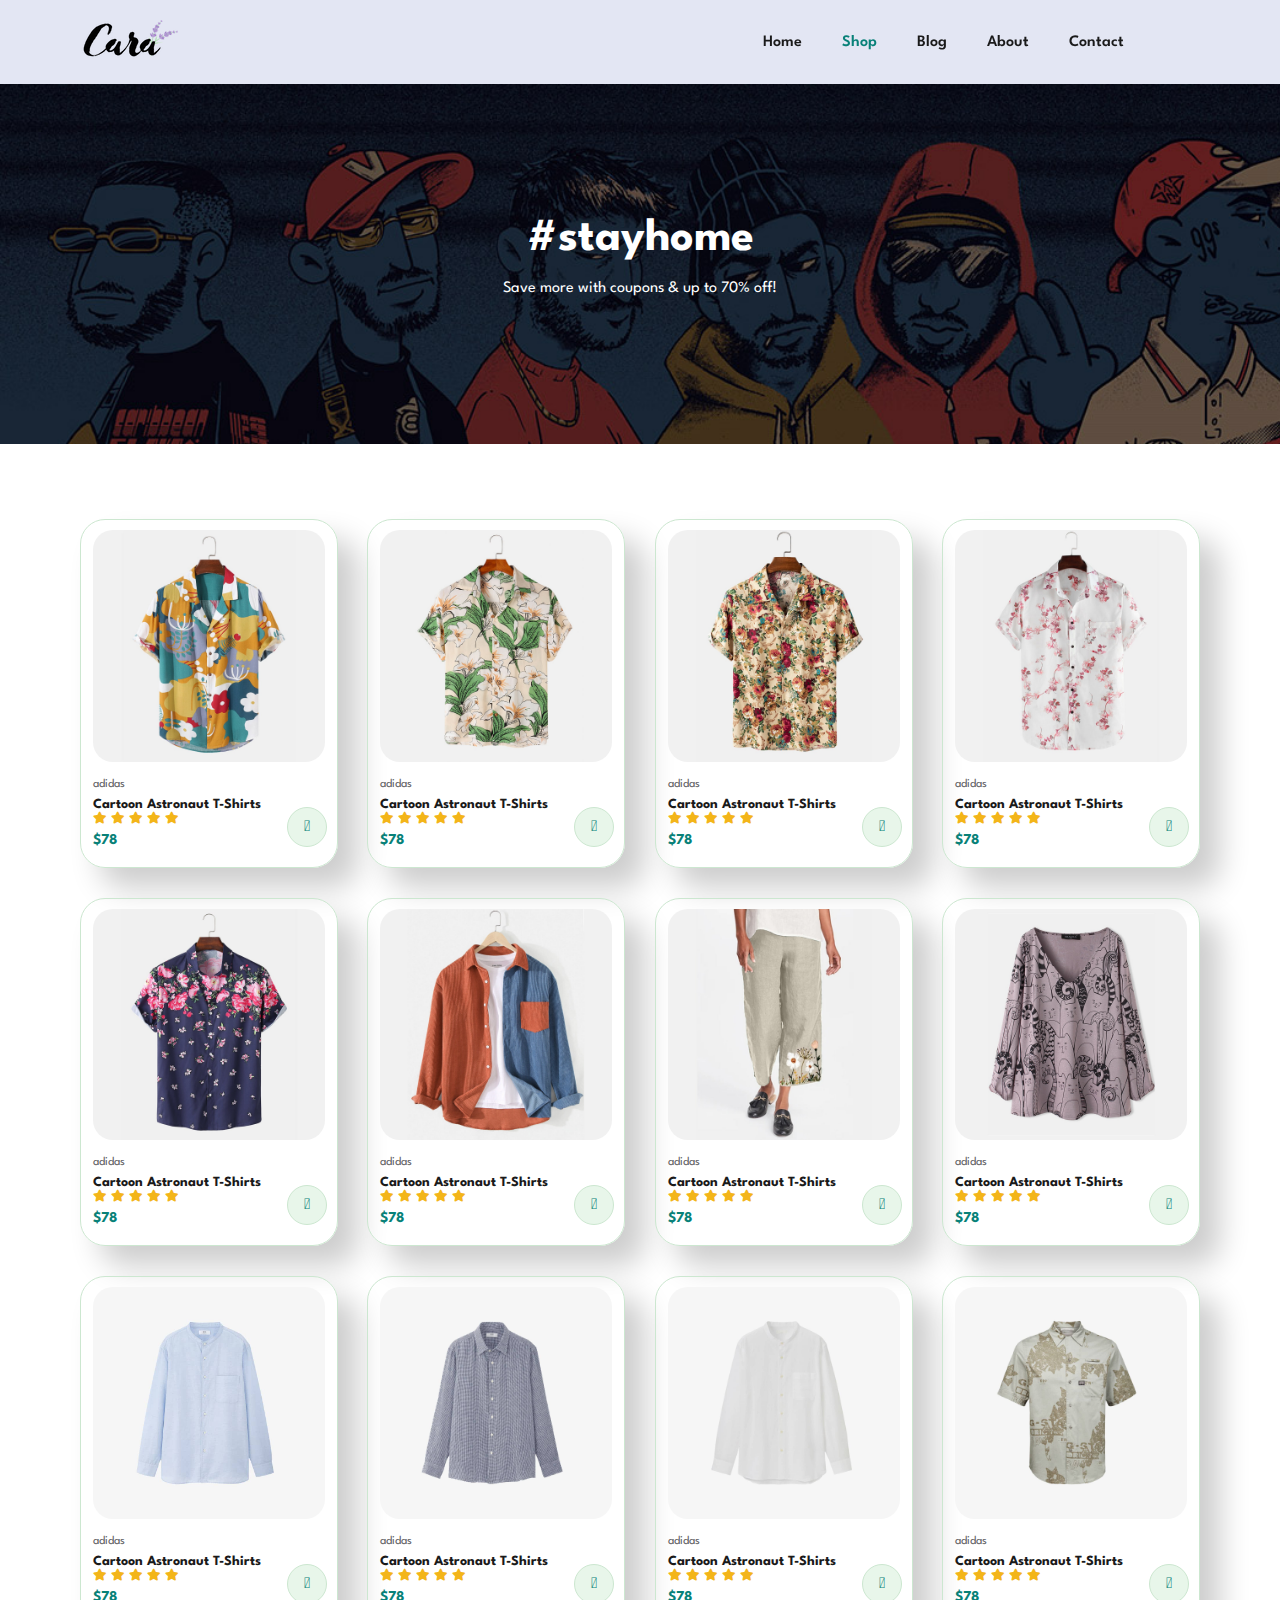
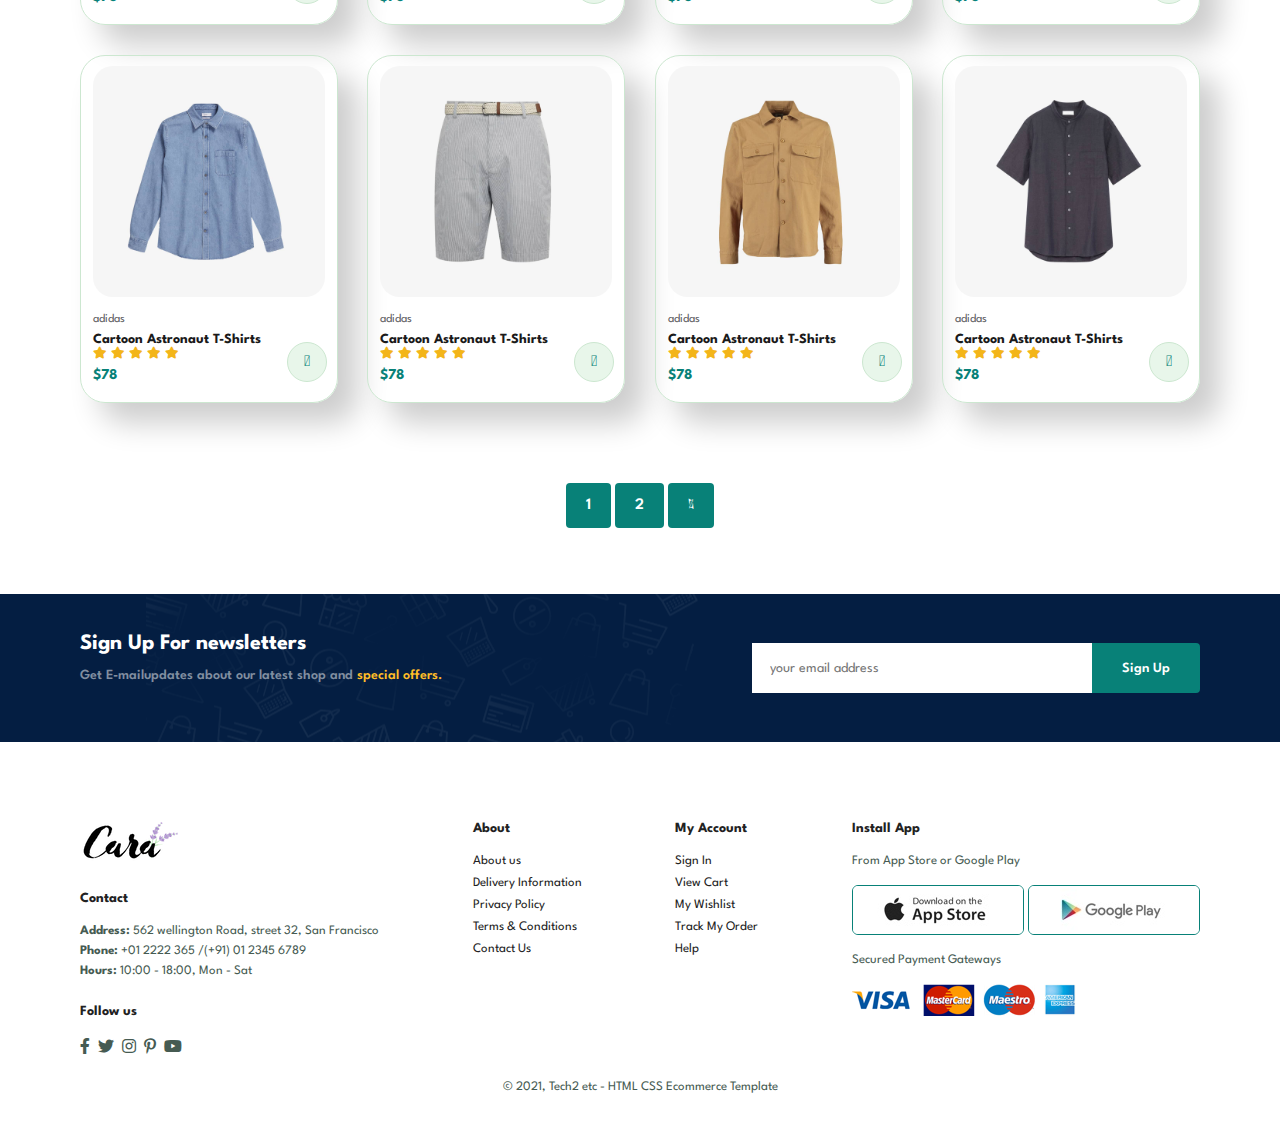
<file: Shop.html>
<!DOCTYPE html>
<html lang="en">

<head>
    <meta charset="UTF-8">
    <meta name="viewport" content="width=device-width, initial-scale=1.0">
    <title>Tech2etc Ecommerce Tutorial</title>
    <link rel="stylesheet" href="http://pro.fontawesome.com/releases/v5.10.0/css/all.css" />
    <link rel="stylesheet" href="style.css">
</head>
<body>
    <section id="header">
        <a href="#"><img src="img/logo.png" alt=""></a>
        <div>
            <ul id="navbar">
                <li><a href="index.html">Home</a></li>
                <li><a class="active" href="shop.html">Shop</a></li>
                <li><a href="blog.html">Blog</a></li>
                <li><a href="about.html">About</a></li>
                <li><a href="contact.html">Contact</a></li>
                <li id="lg-bag"><a href="cart.html"><i class="far fa-shopping-bag"></i></a></li>
                <a href="#" id="close"><i class="far fa-times"></i></a>
            </ul>
        </div>
        <div id="mobile">
            <a href="cart.html"><i class="far fa-shopping-bag"></i></a>
            <i id="bar" class="fas fa-outdent"></i>
        </div>
    </section>
    <section id="page-header">
        <h2>#stayhome</h2>
        <p>Save more with coupons & up to 70% off! </p>
    </section>
    <!-- <section id="feature" class="section-p1">
        <div class="fe-box">
            <img src="img/features/f1.png" alt="">
            <h6>Free shipping</h6>
        </div>
        <div class="fe-box">
            <img src="img/features/f2.png" alt="">
            <h6>Online Order</h6>
        </div>
        <div class="fe-box">
            <img src="img/features/f3.png" alt="">
            <h6>Save money</h6>
        </div>
        <div class="fe-box">
            <img src="img/features/f4.png" alt="">
            <h6>Promotions</h6>
        </div>
        <div class="fe-box">
            <img src="img/features/f5.png" alt="">
            <h6>Happy sell</h6>
        </div>
        <div class="fe-box">
            <img src="img/features/f6.png" alt="">
            <h6>F24/7 Support</h6>
        </div>
    </section> -->
    <section id="product1" class="section-p1">
        <div class="pro-container">
            <div class="pro" onclick="window.location.href='sproduct.html';">
                <img src="img/products/f1.jpg" alt="">
                <div class="des">
                    <span>adidas</span>
                    <h5>Cartoon Astronaut T-Shirts</h5>
                    <div class="star">
                        <i class="fas fa-star"></i>
                        <i class="fas fa-star"></i>
                        <i class="fas fa-star"></i>
                        <i class="fas fa-star"></i>
                        <i class="fas fa-star"></i>
                    </div>
                    <h4>$78</h4>
                </div>
                <a href="#"><i class="fal fa-shopping-cart cart "></i></a>
            </div>
            <div class="pro">
                <img src="img/products/f2.jpg" alt="">
                <div class="des">
                    <span>adidas</span>
                    <h5>Cartoon Astronaut T-Shirts</h5>
                    <div class="star">
                        <i class="fas fa-star"></i>
                        <i class="fas fa-star"></i>
                        <i class="fas fa-star"></i>
                        <i class="fas fa-star"></i>
                        <i class="fas fa-star"></i>
                    </div>
                    <h4>$78</h4>
                </div>
                <a href="#"><i class="fal fa-shopping-cart cart "></i></a>
            </div>
            <div class="pro">
                <img src="img/products/f3.jpg" alt="">
                <div class="des">
                    <span>adidas</span>
                    <h5>Cartoon Astronaut T-Shirts</h5>
                    <div class="star">
                        <i class="fas fa-star"></i>
                        <i class="fas fa-star"></i>
                        <i class="fas fa-star"></i>
                        <i class="fas fa-star"></i>
                        <i class="fas fa-star"></i>
                    </div>
                    <h4>$78</h4>
                </div>
                <a href="#"><i class="fal fa-shopping-cart cart "></i></a>
            </div>
            <div class="pro">
                <img src="img/products/f4.jpg" alt="">
                <div class="des">
                    <span>adidas</span>
                    <h5>Cartoon Astronaut T-Shirts</h5>
                    <div class="star">
                        <i class="fas fa-star"></i>
                        <i class="fas fa-star"></i>
                        <i class="fas fa-star"></i>
                        <i class="fas fa-star"></i>
                        <i class="fas fa-star"></i>
                    </div>
                    <h4>$78</h4>
                </div>
                <a href="#"><i class="fal fa-shopping-cart cart "></i></a>
            </div>
            <div class="pro">
                <img src="img/products/f5.jpg" alt="">
                <div class="des">
                    <span>adidas</span>
                    <h5>Cartoon Astronaut T-Shirts</h5>
                    <div class="star">
                        <i class="fas fa-star"></i>
                        <i class="fas fa-star"></i>
                        <i class="fas fa-star"></i>
                        <i class="fas fa-star"></i>
                        <i class="fas fa-star"></i>
                    </div>
                    <h4>$78</h4>
                </div>
                <a href="#"><i class="fal fa-shopping-cart cart "></i></a>
            </div>
            <div class="pro">
                <img src="img/products/f6.jpg" alt="">
                <div class="des">
                    <span>adidas</span>
                    <h5>Cartoon Astronaut T-Shirts</h5>
                    <div class="star">
                        <i class="fas fa-star"></i>
                        <i class="fas fa-star"></i>
                        <i class="fas fa-star"></i>
                        <i class="fas fa-star"></i>
                        <i class="fas fa-star"></i>
                    </div>
                    <h4>$78</h4>
                </div>
                <a href="#"><i class="fal fa-shopping-cart cart "></i></a>
            </div>
            <div class="pro">
                <img src="img/products/f7.jpg" alt="">
                <div class="des">
                    <span>adidas</span>
                    <h5>Cartoon Astronaut T-Shirts</h5>
                    <div class="star">
                        <i class="fas fa-star"></i>
                        <i class="fas fa-star"></i>
                        <i class="fas fa-star"></i>
                        <i class="fas fa-star"></i>
                        <i class="fas fa-star"></i>
                    </div>
                    <h4>$78</h4>
                </div>
                <a href="#"><i class="fal fa-shopping-cart cart "></i></a>
            </div>
            <div class="pro">
                <img src="img/products/f8.jpg" alt="">
                <div class="des">
                    <span>adidas</span>
                    <h5>Cartoon Astronaut T-Shirts</h5>
                    <div class="star">
                        <i class="fas fa-star"></i>
                        <i class="fas fa-star"></i>
                        <i class="fas fa-star"></i>
                        <i class="fas fa-star"></i>
                        <i class="fas fa-star"></i>
                    </div>
                    <h4>$78</h4>
                </div>
                <a href="#"><i class="fal fa-shopping-cart cart "></i></a>
            </div>
            <div class="pro">
                <img src="img/products/n1.jpg" alt="">
                <div class="des">
                    <span>adidas</span>
                    <h5>Cartoon Astronaut T-Shirts</h5>
                    <div class="star">
                        <i class="fas fa-star"></i>
                        <i class="fas fa-star"></i>
                        <i class="fas fa-star"></i>
                        <i class="fas fa-star"></i>
                        <i class="fas fa-star"></i>
                    </div>
                    <h4>$78</h4>
                </div>
                <a href="#"><i class="fal fa-shopping-cart cart "></i></a>
            </div>
            <div class="pro">
                <img src="img/products/n2.jpg" alt="">
                <div class="des">
                    <span>adidas</span>
                    <h5>Cartoon Astronaut T-Shirts</h5>
                    <div class="star">
                        <i class="fas fa-star"></i>
                        <i class="fas fa-star"></i>
                        <i class="fas fa-star"></i>
                        <i class="fas fa-star"></i>
                        <i class="fas fa-star"></i>
                    </div>
                    <h4>$78</h4>
                </div>
                <a href="#"><i class="fal fa-shopping-cart cart "></i></a>
            </div>
            <div class="pro">
                <img src="img/products/n3.jpg" alt="">
                <div class="des">
                    <span>adidas</span>
                    <h5>Cartoon Astronaut T-Shirts</h5>
                    <div class="star">
                        <i class="fas fa-star"></i>
                        <i class="fas fa-star"></i>
                        <i class="fas fa-star"></i>
                        <i class="fas fa-star"></i>
                        <i class="fas fa-star"></i>
                    </div>
                    <h4>$78</h4>
                </div>
                <a href="#"><i class="fal fa-shopping-cart cart "></i></a>
            </div>
            <div class="pro">
                <img src="img/products/n4.jpg" alt="">
                <div class="des">
                    <span>adidas</span>
                    <h5>Cartoon Astronaut T-Shirts</h5>
                    <div class="star">
                        <i class="fas fa-star"></i>
                        <i class="fas fa-star"></i>
                        <i class="fas fa-star"></i>
                        <i class="fas fa-star"></i>
                        <i class="fas fa-star"></i>
                    </div>
                    <h4>$78</h4>
                </div>
                <a href="#"><i class="fal fa-shopping-cart cart "></i></a>
            </div>
            <div class="pro">
                <img src="img/products/n5.jpg" alt="">
                <div class="des">
                    <span>adidas</span>
                    <h5>Cartoon Astronaut T-Shirts</h5>
                    <div class="star">
                        <i class="fas fa-star"></i>
                        <i class="fas fa-star"></i>
                        <i class="fas fa-star"></i>
                        <i class="fas fa-star"></i>
                        <i class="fas fa-star"></i>
                    </div>
                    <h4>$78</h4>
                </div>
                <a href="#"><i class="fal fa-shopping-cart cart "></i></a>
            </div>
            <div class="pro">
                <img src="img/products/n6.jpg" alt="">
                <div class="des">
                    <span>adidas</span>
                    <h5>Cartoon Astronaut T-Shirts</h5>
                    <div class="star">
                        <i class="fas fa-star"></i>
                        <i class="fas fa-star"></i>
                        <i class="fas fa-star"></i>
                        <i class="fas fa-star"></i>
                        <i class="fas fa-star"></i>
                    </div>
                    <h4>$78</h4>
                </div>
                <a href="#"><i class="fal fa-shopping-cart cart "></i></a>
            </div>
            <div class="pro">
                <img src="img/products/n7.jpg" alt="">
                <div class="des">
                    <span>adidas</span>
                    <h5>Cartoon Astronaut T-Shirts</h5>
                    <div class="star">
                        <i class="fas fa-star"></i>
                        <i class="fas fa-star"></i>
                        <i class="fas fa-star"></i>
                        <i class="fas fa-star"></i>
                        <i class="fas fa-star"></i>
                    </div>
                    <h4>$78</h4>
                </div>
                <a href="#"><i class="fal fa-shopping-cart cart "></i></a>
            </div>
            <div class="pro">
                <img src="img/products/n8.jpg" alt="">
                <div class="des">
                    <span>adidas</span>
                    <h5>Cartoon Astronaut T-Shirts</h5>
                    <div class="star">
                        <i class="fas fa-star"></i>
                        <i class="fas fa-star"></i>
                        <i class="fas fa-star"></i>
                        <i class="fas fa-star"></i>
                        <i class="fas fa-star"></i>
                    </div>
                    <h4>$78</h4>
                </div>
                <a href="#"><i class="fal fa-shopping-cart cart "></i></a>
            </div>
        </div>
    </section>
    <section id="pagination" class="section-p1">
        <a href="#">1</a>
        <a href="#">2</a>
        <a href="#"><i class="fal fa-long-arrow-alt-right"></i></a>
    </section>
    <!-- <section id="sm-banner" class="section-p1">
        <div class="banner-box">
            <h4>crazy deals</h4>
            <h2>buy 1 get 1 free</h2>
            <span>The Best classic dress is on sale at cara</span>
            <button class="white">Learn More</button>
        </div>
        <div class="banner-box banner-box2">
            <h4>spring/summer</h4>
            <h2>upcomming season</h2>
            <span>The Best classic dress is on sale at cara</span>
            <button class="white">Collection</button>
        </div>
    </section> -->
    <!-- <section id="banner3">
        <div class="banner-box">
            <h2>SEASONAL SALE</h2>
            <h3>Wnter Collection -50% OFF</h3>
            
        </div>
        <div class="banner-box banner-box2">
            <h2>SEASONAL SALE</h2>
            <h3>Wnter Collection -50% OFF</h3>
            
        </div>
        <div class="banner-box banner-box3">
            <h2>SEASONAL SALE</h2>
            <h3>Wnter Collection -50% OFF</h3>
           
        </div>
    </section> -->
    <section id="newsletter" class="section-p1 section-m1">
        <div class="newsletter">
            <h4>Sign Up For newsletters</h4>
            <p>Get E-mailupdates about our latest shop and <span>special offers.</span></p>
        </div>
        <div class="form">
            <input type="text" placeholder="your email address">
            <button class="normal">Sign Up</button>
        </div>
    </section>
    <footer class="section-p1">
        <div class="col">
            <img class="logo " src="img/logo.png" alt="">
            <h4>Contact</h4>
            <p><strong>Address: </strong> 562 wellington Road, street 32, San Francisco</p>
            <p><strong>Phone: </strong>+01 2222 365 /(+91) 01 2345 6789</p>
            <p><strong>Hours: </strong> 10:00 - 18:00, Mon - Sat</p>
            <div class="follow">
                <h4>Follow us</h4>
                <div class="icon">
                    <i class="fab fa-facebook-f"></i>
                    <i class="fab fa-twitter"></i>
                    <i class="fab fa-instagram"></i>
                    <i class="fab fa-pinterest-p"></i>
                    <i class="fab fa-youtube"></i>
                </div>
            </div>
        </div>
        <div class="col">
            <h4>About</h4>
            <a href="#">About us</a>
            <a href="#">Delivery Information</a>
            <a href="#">Privacy Policy</a>
            <a href="#">Terms & Conditions</a>
            <a href="#">Contact Us</a>
        </div>

        <div class="col">
            <h4>My Account</h4>
            <a href="#">Sign In</a>
            <a href="#">View Cart</a>
            <a href="#">My Wishlist</a>
            <a href="#">Track My Order</a>
            <a href="#">Help</a>
        </div>
        <div class="col install">
            <h4>Install App</h4>
            <p>From App Store or Google Play</p>
            <div class="row">
                <img src="img/pay/app.jpg" alt="">
                <img src="img/pay/play.jpg" alt="">
            </div>
            <p>Secured Payment Gateways </p>
            <img src="img/pay/pay.png" alt="">
        </div>
        <div class="copyright">
            <p>© 2021, Tech2 etc - HTML CSS Ecommerce Template</p>
        </div>
    </footer>
    <script src="script.js"></script>
</body>
</html>
</file>
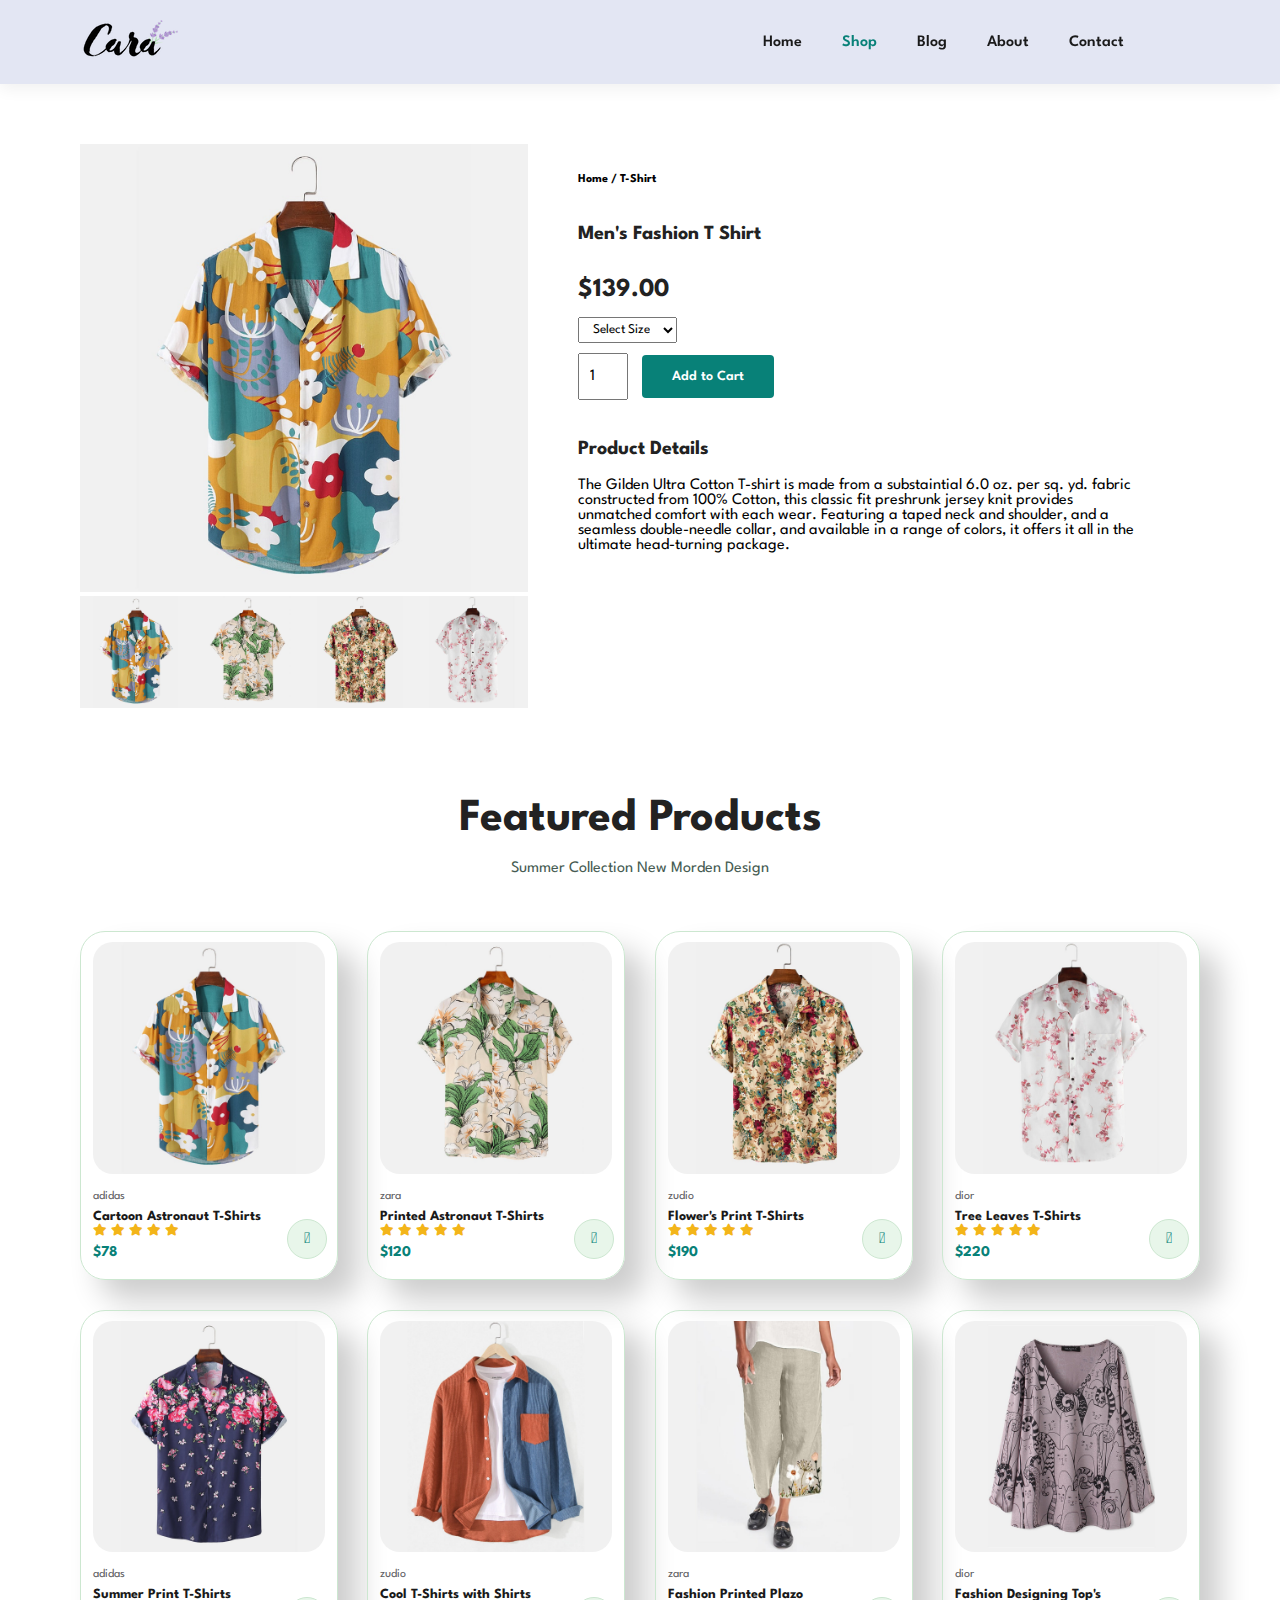
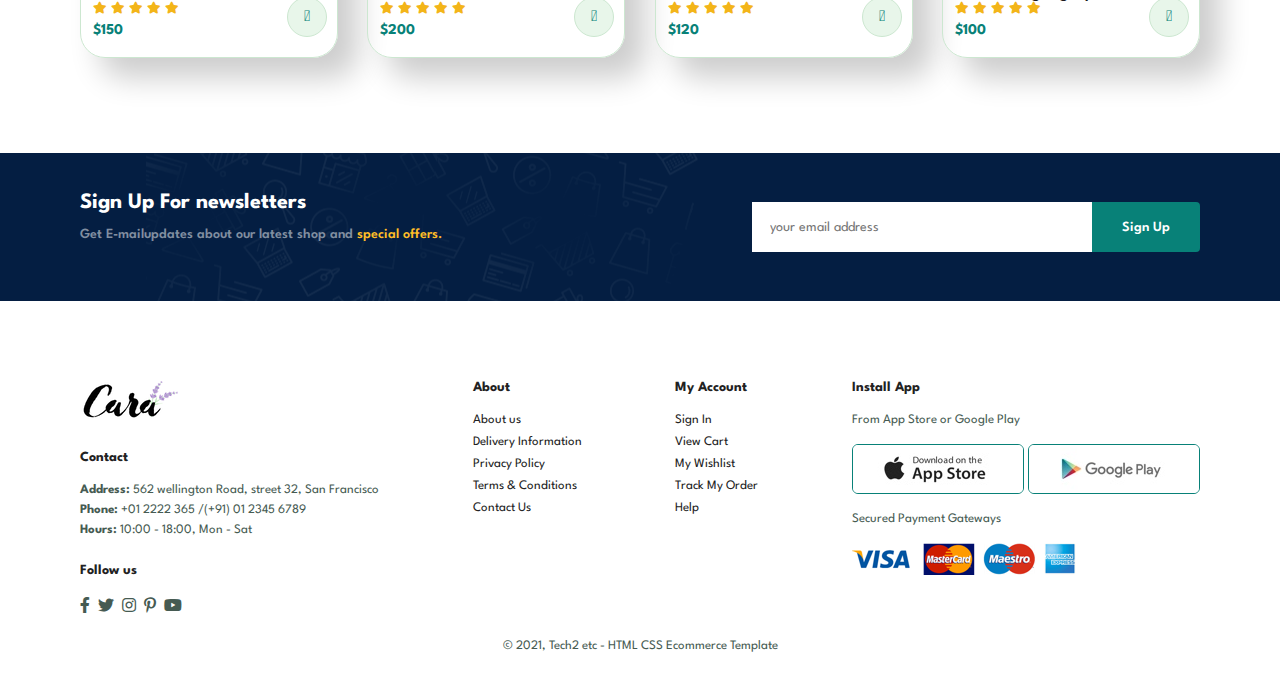
<file: sproduct.html>
<!DOCTYPE html>
<html lang="en">

<head>
    <meta charset="UTF-8">
    <meta name="viewport" content="width=device-width, initial-scale=1.0">
    <title>Tech2etc Ecommerce Tutorial</title>
    <link rel="stylesheet" href="http://pro.fontawesome.com/releases/v5.10.0/css/all.css" />
    <link rel="stylesheet" href="style.css">
</head>
<body>
    <section id="header">
        <a href="#"><img src="img/logo.png" alt=""></a>
        <div>
            <ul id="navbar">
                <li><a href="index.html">Home</a></li>
                <li><a class="active" href="shop.html">Shop</a></li>
                <li><a href="blog.html">Blog</a></li>
                <li><a href="about.html">About</a></li>
                <li><a href="contact.html">Contact</a></li>
                <li id="lg-bag"><a href="cart.html"><i class="far fa-shopping-bag"></i></a></li>
                <a href="#" id="close"><i class="far fa-times"></i></a>
            </ul>
        </div>
        <div id="mobile">
            <a href="cart.html"><i class="far fa-shopping-bag"></i></a>
            <i id="bar" class="fas fa-outdent"></i>
        </div>
    </section>
    <section id="prodetails" class="section-p1">
         <div class="single-pro-image">
            <img src="img/products/f1.jpg" width="100%" id="MainImg" alt="">
            <div class="small-img-group">
                <div class="single-img-col">
                    <img src="img/products/f1.jpg" width="100%" class="small-img" alt="">
                </div>
                <div class="single-img-col">
                    <img src="img/products/f2.jpg" width="100%" class="small-img" alt="">
                </div>
                <div class="single-img-col">
                    <img src="img/products/f3.jpg" width="100%" class="small-img" alt="">
                </div>
                <div class="single-img-col">
                    <img src="img/products/f4.jpg" width="100%" class ="small-img " alt="">
                </div>
            </div>
        </div>
        <div class="single-pro-details">
            <h6>Home / T-Shirt</h6>
            <h4>Men's Fashion T Shirt</h4>
            <h2>$139.00</h2>
            <select>
                <option>Select Size</option>
                <option>XL</option>
                <option>XXL</option>
                <option>Small</option>
                <option>Large</option>
            </select>
            <input type="number" value="1">
            <button class="normal">Add to Cart</button>
            <h4>Product Details</h4>

            <span>The Gilden Ultra Cotton T-shirt is made from a substaintial 6.0 oz. per sq. yd. fabric constructed
                from
                100% Cotton, this classic fit preshrunk jersey knit provides unmatched comfort with each wear. Featuring
                a
                taped neck and shoulder, and a seamless double-needle collar, and available in a range of colors, it
                offers
                it all in the ultimate head-turning package.</span>
        </div>
    </section>
     <section id="product1" class="section-p1">
        <h2>Featured Products</h2>
        <p>Summer Collection New Morden Design</p>
        <div class="pro-container">
            <div class="pro">
                <img src="img/products/f1.jpg" alt="">
                <div class="des">
                    <span>adidas</span>
                    <h5>Cartoon Astronaut T-Shirts</h5>
                    <div class="star">
                        <i class="fas fa-star"></i>
                        <i class="fas fa-star"></i>
                        <i class="fas fa-star"></i>
                        <i class="fas fa-star"></i>
                        <i class="fas fa-star"></i>
                    </div>
                    <h4>$78</h4>
                </div>
                <a href="#"><i class="fal fa-shopping-cart cart "></i></a>
            </div>
            <div class="pro">
                <img src="img/products/f2.jpg" alt="">
                <div class="des">
                    <span>zara</span>
                    <h5>Printed Astronaut T-Shirts</h5>
                    <div class="star">
                        <i class="fas fa-star"></i>
                        <i class="fas fa-star"></i>
                        <i class="fas fa-star"></i>
                        <i class="fas fa-star"></i>
                        <i class="fas fa-star"></i>
                    </div>
                    <h4>$120</h4>
                </div>
                <a href="#"><i class="fal fa-shopping-cart cart "></i></a>
            </div>
            <div class="pro">
                <img src="img/products/f3.jpg" alt="">
                <div class="des">
                    <span>zudio</span>
                    <h5>Flower's Print T-Shirts</h5>
                    <div class="star">
                        <i class="fas fa-star"></i>
                        <i class="fas fa-star"></i>
                        <i class="fas fa-star"></i>
                        <i class="fas fa-star"></i>
                        <i class="fas fa-star"></i>
                    </div>
                    <h4>$190</h4>
                </div>
                <a href="#"><i class="fal fa-shopping-cart cart "></i></a>
            </div>
            <div class="pro">
                <img src="img/products/f4.jpg" alt="">
                <div class="des">
                    <span>dior</span>
                    <h5>Tree Leaves T-Shirts</h5>
                    <div class="star">
                        <i class="fas fa-star"></i>
                        <i class="fas fa-star"></i>
                        <i class="fas fa-star"></i>
                        <i class="fas fa-star"></i>
                        <i class="fas fa-star"></i>
                    </div>
                    <h4>$220</h4>
                </div>
                <a href="#"><i class="fal fa-shopping-cart cart "></i></a>
            </div>
            <div class="pro">
                <img src="img/products/f5.jpg" alt="">
                <div class="des">
                    <span>adidas</span>
                    <h5>Summer Print T-Shirts</h5>
                    <div class="star">
                        <i class="fas fa-star"></i>
                        <i class="fas fa-star"></i>
                        <i class="fas fa-star"></i>
                        <i class="fas fa-star"></i>
                        <i class="fas fa-star"></i>
                    </div>
                    <h4>$150</h4>
                </div>
                <a href="#"><i class="fal fa-shopping-cart cart "></i></a>
            </div>
            <div class="pro">
                <img src="img/products/f6.jpg" alt="">
                <div class="des">
                    <span>zudio</span>
                    <h5>Cool T-Shirts with Shirts</h5>
                    <div class="star">
                        <i class="fas fa-star"></i>
                        <i class="fas fa-star"></i>
                        <i class="fas fa-star"></i>
                        <i class="fas fa-star"></i>
                        <i class="fas fa-star"></i>
                    </div>
                    <h4>$200</h4>
                </div>
                <a href="#"><i class="fal fa-shopping-cart cart "></i></a>
            </div>
            <div class="pro">
                <img src="img/products/f7.jpg" alt="">
                <div class="des">
                    <span>zara</span>
                    <h5>Fashion Printed Plazo</h5>
                    <div class="star">
                        <i class="fas fa-star"></i>
                        <i class="fas fa-star"></i>
                        <i class="fas fa-star"></i>
                        <i class="fas fa-star"></i>
                        <i class="fas fa-star"></i>
                    </div>
                    <h4>$120</h4>
                </div>
                <a href="#"><i class="fal fa-shopping-cart cart "></i></a>
            </div>
            <div class="pro">
                <img src="img/products/f8.jpg" alt="">
                <div class="des">
                    <span>dior</span>
                    <h5>Fashion Designing Top's</h5>
                    <div class="star">
                        <i class="fas fa-star"></i>
                        <i class="fas fa-star"></i>
                        <i class="fas fa-star"></i>
                        <i class="fas fa-star"></i>
                        <i class="fas fa-star"></i>
                    </div>
                    <h4>$100</h4>
                </div>
                <a href="#"><i class="fal fa-shopping-cart cart "></i></a>
            </div>
        </div>
    </section>
    <section id="newsletter" class="section-p1 section-m1">
        <div class="newsletter">
            <h4>Sign Up For newsletters</h4>
            <p>Get E-mailupdates about our latest shop and <span>special offers.</span></p>
        </div>
        <div class="form">
            <input type="text" placeholder="your email address">
            <button class="normal">Sign Up</button>
        </div>
    </section>
    <footer class="section-p1">
        <div class="col">
            <img class="logo " src="img/logo.png" alt="">
            <h4>Contact</h4>
            <p><strong>Address: </strong> 562 wellington Road, street 32, San Francisco</p>
            <p><strong>Phone: </strong>+01 2222 365 /(+91) 01 2345 6789</p>
            <p><strong>Hours: </strong> 10:00 - 18:00, Mon - Sat</p>
            <div class="follow">
                <h4>Follow us</h4>
                <div class="icon">
                    <i class="fab fa-facebook-f"></i>
                    <i class="fab fa-twitter"></i>
                    <i class="fab fa-instagram"></i>
                    <i class="fab fa-pinterest-p"></i>
                    <i class="fab fa-youtube"></i>
                </div>
            </div>
        </div>
        <div class="col">
            <h4>About</h4>
            <a href="#">About us</a>
            <a href="#">Delivery Information</a>
            <a href="#">Privacy Policy</a>
            <a href="#">Terms & Conditions</a>
            <a href="#">Contact Us</a>
        </div>

        <div class="col">
            <h4>My Account</h4>
            <a href="#">Sign In</a>
            <a href="#">View Cart</a>
            <a href="#">My Wishlist</a>
            <a href="#">Track My Order</a>
            <a href="#">Help</a>
        </div>
        <div class="col install">
            <h4>Install App</h4>
            <p>From App Store or Google Play</p>
            <div class="row">
                <img src="img/pay/app.jpg" alt="">
                <img src="img/pay/play.jpg" alt="">
            </div>
            <p>Secured Payment Gateways </p>
            <img src="img/pay/pay.png" alt="">
        </div>
        <div class="copyright">
            <p>© 2021, Tech2 etc - HTML CSS Ecommerce Template</p>
        </div>
    </footer>
    <script>
        var MainImg = document.getElementById("MainImg");
        var smallimg = document.getElementsByClassName("small-img");

        smallimg[0].onclick = function(){
            MainImg.src = smallimg[0].src;
        }
        smallimg[1].onclick = function(){
             MainImg.src = smallimg[1].src;
        }
        smallimg[2].onclick = function(){
            MainImg.src = smallimg[2].src;
        }
        smallimg[3].onclick = function(){
            MainImg.src = smallimg[3].src;
        }
    </script>
    <script src="script.js"></script>
</body>
</html>
</file>
<file: style.css>
@import url('http://fonts.googleapis.com/css2?family=spartan:wght@;200;300;400;500;600;700;800;900&display=swap');
*{
    margin: 0;
    padding: 0;
    box-sizing: border-box;
    font-family: 'spartan',sans-serif;
}
h1{
    font-size: 50px;
    line-height: 64px;
    color: #222;

}
h2{
    font-size: 46px;
    line-height: 54px;
    color: #222;
}
h4{
    font-size: 20px;
    color: #222;
}
h6{
    font-weight: 700px;
    font-size: 12px;
}
p{
    font-size: 16px;
    color: #465b52;
    margin: 15px 0 20px 0;
}
.section-p1{
    padding: 40px 80px;
}
.section-m1{
    margin: 40px 0;
}
button.normal{
    font-size: 14px;
    font-weight: 600;
    padding: 15px 30px;
    color: #000;
    background-color: #fff;
    border-radius: 4px;
    cursor: pointer;
    border: none;
    outline: none;
    transition: 0.2s;
}
button.white{
    font-size: 13px;
    font-weight: 600;
    padding: 11px 18px;
    color: #fff;
    background-color: transparent;
    cursor: pointer;
    border: 1px solid #fff;
    outline: none;
    transition: 0.2s;
}
body{
    width: 100%;
}

/* header Start */
#header{
    display: flex;
    align-items: center;
    justify-content: space-between;
    padding: 20px 80px;
    background: #E3E6F3;
    box-shadow: 0 5px 15px rgba(0, 0, 0, 0.06);
    z-index: 999;
    position: sticky;
    top: 0;
    left: 0;
}
#navbar {
    display: flex;
    align-items: center;
    justify-content: center;
}
#navbar li{
    list-style: none;
    padding: 0 20px;
    position: relative;
}
#navbar li a {
    text-decoration: none;
    font-size: 16px;
    font-weight: 600;
    color: #1a1a1a;
    transition: 0.3s ease;
}
#navbar li a:hover,
#navbar li a.active{
    color: #088178;
}
#navbar li a.active::after
#navbar li a.active{
    content: "";
    width: 30%;
    height: 2px;
    background: #088178;
    position: absolute;
    bottom: -4px;
    left: 20px;
}
#mobile{
    display: none;
    align-items: center;
}
#close{
    display: none;
}

/* Home page */
#hero{
    background-image: url("img/hero4.png");
    height: 90vh;
    width: 100%;
    background-size: cover;
    background-position: top 25% right 0;
    padding: 0 80px;
    display: flex;
    flex-direction: column;
    align-items: flex-start;
    justify-content: center;
}
#hero h4{
    padding-bottom: 15px;
}
#hero h1{
    color: #088178;
}
#hero button{
    background-image: url("img/button.png");
    background-color: transparent;
    color: #088178;
    border: 0;
    padding: 14px 80px 14px 65px;
    background-repeat: no-repeat;
    cursor: pointer;
    font-weight: 700;
    font-size: 15px;
}
#feature .fe-box{
    width: 180px;
    text-align: center;
    padding: 25px 15px;
    box-shadow: 20px 20px 34px rgba(0, 0, 0, 0.03);
    border: 1px solid #cce7d0;
    border-radius: 4px;
    margin: 15px 0;
}
#feature .fe-box:hover{
    box-shadow: 10px 10px 54px rgba(70, 62, 221, 0.3 );
}
#feature .fe-box h6{
    display: inline-block;
    padding: 9px 8px 6px 8px;
    line-height: 1;
    border-radius: 4px;
    color: #088178;
    background-color: #fddde4;
}
#feature .fe-box img{
    width: 100%;
    margin-bottom: 10px;
}
#feature{
    display: flex;
    align-items: center;
    justify-content: space-between;
    flex-wrap: wrap;
}
#feature .fe-box:nth-child(2) h6{
    background-color: #cdebbc;
}
#feature .fe-box:nth-child(3) h6{
    background-color: #d1e8f2;
}
#feature .fe-box:nth-child(4) h6{
    background-color: #cdd4f8;
}
#feature .fe-box:nth-child(5) h6{
    background-color: #f6dbf6;
}
#feature .fe-box:nth-child(6) h6{
    background-color: #cdebbc; 
}
#product1{
    text-align: center;
}
#product1 .pro-container{
    display: flex;
    justify-content: space-between;
    padding-top: 20px;
    flex-wrap: wrap;
}
#product1 .pro{
    width: 23%;
    min-width: 250px;
    padding: 10px 12px;
    border: 1px solid #cce7d0;
    border-radius: 25px;
    cursor: pointer;
    box-shadow: 20px 20px 30px rgba(0, 0, 0, 0.2);
    margin: 15px 0;
    transition: 0.2s ease;
    position: relative;
}
#product1 .pro:hover{
    box-shadow: 20px 20px 30px rgba(0, 0, 0, 0.4);
}
#product1 .pro img {
    width: 100%;
    border-radius: 20px;
}
#product1 .pro .des{
    text-align: start;
    padding: 10px 0;
}
#product1 .pro .des span{
    color: #606063;
    font-size: 12px;
}
#product1 .pro .des h5{
    padding-top: 7px;
    color: #1a1a1a;
    font-size: 14px;
}
#product1 .pro .des i{
    font-size: 12px;
    color: rgb(243, 181, 25);
}
#product1 .pro .des h4{
    padding-top: 7px;
    font-size: 15px;
    font-weight: 700;
    color: #088178;
}
#product1 .pro .cart{
    width: 40px;
    height: 40px;
    line-height: 40px;
    border-radius: 50px;
    background-color: #e8f6ea;
    font-weight: 500;
    color: #088178;
    border: 1px solid #cce7d0;
    position: absolute;
    bottom: 20px;
    right: 10px;
}
#banner{
    display: flex;
    flex-direction: column;
    justify-content: center;
    align-items: center;
    text-align: center;
    background-image: url("img/banner/b2.jpg");
    width: 100%;
    height: 40vh;
    background-size: cover;
    background-position: center;
}
#banner h4{
    color: #fff;
    font-size: 16px;
}
#banner h2{
    color: #fff;
    font-size: 30px;
    padding: 10px 0;
}
#banner h2 span{
    color: #ef3636;
}
#banner button:hover{
    background: #088178;
    color: #fff;
}
#sm-banner .banner-box{
      display: flex;
    flex-direction: column;
    justify-content: center;
    align-items: flex-start;
    /* text-align: center; */
    background-image: url("img/banner/b17.jpg ");
    min-width: 580px;
    height: 50vh;
    background-size: cover;
    background-position: center;
    padding: 30px;
}
#sm-banner {
    display: flex;
    justify-content: space-between;
    flex-wrap: wrap;
}
#sm-banner h2 {
    color: #fff;
    font-size: 28px;
    font-weight: 800;
}
#sm-banner span {
    color: #fff;
    font-size: 14px;
    font-weight: 500;
}
#sm-banner h4{
    color: #fff;
    font-size: 20px;
    font-weight: 300;
    padding-bottom: 15px;
}
#sm-banner .banner-box:hover button{
    background: #088178;
    border: 1px solid #088178;
}
#sm-banner .banner-box2{
   background-image: url("img/banner/b10.jpg");
}
#banner3 .banner-box{
    display: flex;
    flex-direction: column;
    justify-content: center;
    align-items: flex-start;
    /* text-align: center; */
    background-image: url("img/banner/b7.jpg ");
    min-width: 30%;
    height: 30vh;
    background-size: cover;
    background-position: center;
    padding: 20px;
    margin-bottom: 20px;
}
#banner3 h2{
    color: #fff;
    font-weight: 900;
    font-size: 22px;
}
#banner3 h3{
    color: #ec544e;
    font-weight: 800;
    font-size: 15px;
}
#banner3{
    display: flex;
    justify-content: space-between;
    flex-wrap: wrap;
    padding: 0 80px;
}
#banner3 .banner-box2{
    background-image: url("img/banner/b4.jpg");
}
#banner3 .banner-box3{
    background-image: url("img/banner/b18.jpg");
}
#newsletter{
    display: flex;
    justify-content: space-between;
    flex-wrap: wrap;
    align-items: center;
    background-image: url("img/banner/b14.png");
    background-repeat: no-repeat;
    background-position: 20% 30%;
    background-color: #041e42;
}
#newsletter h4{
    font-size: 22px;
    font-weight: 700;
    color: #fff;
}
#newsletter p{
    font-size: 14px;
    font-weight: 600;
    color: #818ea0;
}
#newsletter p span{
    color: #ffbd27;
}
#newsletter input{
    height: 3.125rem;
    padding: 0 1.25em;
    font-size: 14px;
    width: 100%;
    border: 1px solid transparent;
    border: 4px;
    outline: none;
    border-top-right-radius: 0;
    border-bottom-right-radius: 0;
}
#newsletter button{
    background-color: #088178;
    color: #fff;
    white-space: nowrap;
    border-top-left-radius: 0;
    border-bottom-left-radius: 0;
}
#newsletter .form{
    display: flex;
    width: 40%;
}
footer{
    display: flex;
    flex-wrap: wrap;
    justify-content: space-between;
}
footer .col{
    display: flex;
    flex-direction: column;
    align-items: flex-start;
    margin-bottom: 25px;
}
footer .logo{
    margin-bottom: 30px;
}
footer h4{
    font-size: 14px;
    padding-bottom: 20px;
}
footer p{
    font-size: 13px;
    margin: 0 0 8px 0;
}
footer a{
    font-size: 13px;
    text-decoration: none;
    color: #222;
    margin-bottom: 10px;
}
footer .follow{
    margin-top: 20px;
}
footer .follow i{
    color: #465b52;
    padding-right: 4px;
    cursor: pointer;
}
footer .install .row img{
    border: 1px solid #088178;
    border-radius: 6px;
}
footer .install img{
    margin: 10px 0 15px 0;
}
footer .follow i:hover,
footer a:hover {
    color: #088178;
}
footer .copyright{
    width: 100%;
    text-align: center;
}

@media(max-width:799px){
    .section-p1{
        padding: 40px 40px;
    }
    #navbar{
        display: flex;
        flex-direction: column;
        align-items: flex-start;
        justify-content: flex-start;
        position: fixed;
        top: 0;
        right: -300px;
        height: 100vh;
        width: 300px;
        background-color: #E3E6F3;
        box-shadow: 0 40px 60px rgba(0, 0, 0, 0.1);
        padding: 80px 0 0 10px;
        transition: 0.3s;
    }
    #navbar.active{
        right: 0px;
    }
    #navbar li{
        margin-bottom: 25px;
    }
    #mobile{
    display: flex;
    align-items: center;
    }
    #mobile i{
        color: #1a1a1a;
        font-size: 24px;
        padding-left: 20px;
    }
    #close{
        display: initial;
        position: absolute;
        top: 30px;
        left: 30px;
        color: #222;
        font-size: 24px;
    }
    #lg-bag{
        display: none;
    }
    #hero{
    height: 90vh;
    padding: 0 80px;
    background-position: top 30% right 30%;
    }
    #feature {
        justify-content: space-between;
    }
    #feature .fe-box{
        margin: 15px 15px;   
    }
    #product .pro-container{
        justify-content: center;
    }
    #product1 .pro{
        margin: 15px;
    }
    #banner{
        height: 20px;
    }
    #sm-banner .banner-box{
        min-width: 100%;
        height: 30vh;
    }
    #banner3{
        padding: 0 40px;
    }
    #banner3 .banner-box{
        width: 28%;
    }
    #newsletter .form{
        width: 70%;
    }
    #form-details{
        padding: 40px;
    }
    #form-details form{
        width: 50%;
    }
}

@media(max-width: 477px){
    .section-p1{
        padding: 20px;
    }
    #header{
        padding: 10px 30px;
    }
    h1{
        font-size: 38px;
    }
    h2{
        font-size: 32px;
    }
    #hero{
        padding: 0 20px;
        background-position: 55%;
    }
    #feature{
        justify-content: space-between;
    }
    #feature .fe-box{
        width: 155px;
        margin: 0 0 15px 0;
    }
    #product1 .pro{
        width: 100%;
    }
    #banner{
        height: 40vh;
    }
    #sm-banner .banner-box{
        height: 40vh;
    }
    #sm-banner .banner-box2{
        margin-top: 20px;
    }
    #banner3 {
        padding: 0 20px;
    }
    #banner3 .banner-box{
        width: 100%;
    }
    #newsletter{
        padding: 40px;
    }
    #newsletter .form{
        width: 100%;
    }
    footer .copyright{
        text-align: start;
    }
    #prodetails{
        display: flex;
        flex-direction: column;
    }
    #prodetails .single-pro-image{
        width: 100%;
        margin-right: 0px;
    }
    #prodetails .single-pro-details{
        width: 100%;
    }
    /* blog page */
    #blog{
        padding: 100px 20px 0 20px;
    }
    #blog .blog-box{
        display: flex;
        flex-direction: column;
        align-items: flex-start;
    }
    #blog .blog-img{
        width: 50%;
        margin-right: 0px;
        margin-bottom: 30px;
    }
    #blog .blog-details{
        width: 100%;
    }
    #about-header{
        flex-direction: column;
    }
    #about-header img{
        width: 100%;
        margin-bottom: 20px;
    }
    #about-header div{
        padding-left: 0px;
    }
    #about-app .video{
        width: 100%;
    }
    #contact-details{
        flex-direction: column;
    }
    #contact-details .details{
        width: 100%;
        margin-bottom: 30px;
    }
    #contact-details .map{
        width: 100%;
    }
    #form-details{
        margin: 10px;
        padding: 30px 10px;
        flex-wrap: wrap;
    }
    #form-details form{
        width: 100%;
        margin-bottom: 30px;
    }
    #cart-add{
        flex-direction: column;
    }
    #coupon{
        width: 100%;
    }
    #coupon{
        width: 100%;
    }
    #subtotal{
        width: 50%;
        padding: 20px;
    }
}  

/* shop page */
#page-header{
    background-image: url("img/banner/b1.jpg");
    width: 100%;
    height: 40vh;
    background-size: cover;
    display: flex;
    justify-content: center;
    text-align: center;
    flex-direction: column;
    padding: 14px;
}
#page-header h2,
#page-header p{
    color: #fff;
}
#pagination{
    text-align: center;
}
#pagination a{
    text-decoration: none;
    background-color: #088178;
    padding: 15px 20px;
    border-radius: 4px;
    color: #fff;
    font-weight: 600;
}
#pagination a{
    font-size: 16px;
    font-weight: 600;
}

/* Single Products */
#prodetails{
    display: flex;
    margin-top: 20px;
}
#prodetails .single-pro-image{
    width: 40%;
    margin-right: 50px;
}
.small-img-group{
    display: flex;
    justify-content: space-between;
}
.small-img-col{
    flex-basis: 24%;
    cursor: pointer;
}
#prodetails .single-pro-details{
    width: 50%;
    padding-top: 30px;
}
#prodetails .single-pro-details h4{
    padding: 40px 0 20px 0;
}
#prodetails .single-pro-details h2{
    font-size: 26px;
}
#prodetails .single-pro-details select{
    display: block;
    padding: 5px 10px;
    margin-bottom: 10px;
}
#prodetails .single-pro-details input{
    width: 50px;
    height: 47px;
    padding-left: 10px;
    font-size: 16px;
    margin-right: 10px;
}
#prodetails .single-pro-details button{
    background: #088178;
    color: #fff;
}
#prodetails .single-pro-details input:focus{
    outline: none;
}
#prodetals .single-pro-details span{
    line-height: 25px;
}

/* Blog Page */
#page-header.blog-header{
     background-image: url("img/banner/b19.jpg");
}
#blog{
    padding: 150px 150px 0 150px;
}
#blog .blog-box{
    display: flex;
    align-items: center;
    width: 100%;
    position: relative;
    padding-bottom: 90px;
    /* background-color: red; */
}
#blog .blog-img{
    width: 50%;
    margin-right: 40px;
}
#blog img{  
    width: 100%;
    height: 400px;
    object-fit: cover;
}
#blog .blog-details{
    width: 50%;
}
#blog .blog-details a{
    text-decoration: none;
    font-size: 16px;
    color: #000;
    font-weight: 700;
    position: relative;
    transition: 0.3s;
}
#blog .blog-details h4{
    font-size: 38px;
}
#blog .blog-details p{
    font-size: 30px;
}
#blog .blog-details a::after{
    content:"";
    width: 50px;
    height: 1px;
    background-color: #000;
    position: absolute;
    top: 4px;
    right: -60px;
}
#blog .blog-details a:hover{
    color: #088178;
}
#blog .blog-details a:hover::after{
    background-color: #088178;
}
#blog .blog-box h1{
    position: absolute;
    top: -40px;
    left: 0;
    font-size: 70px;
    font-weight: 700;
    color: #c9cbce;
    z-index: -9;
}

/* About page */

#page-header.about-header{
    background-image: url("img/about/banner.png");
}
#about-header img{
    width: 50%;
    height: auto;
}
#about-header{
    display: flex;
    align-items: center;
}
#about-header img{
    width: 50%;
    height: auto;
}
#about-header div{
    padding-left: 40px;
}
#about-app{
    text-align: center;
}
#about-app .video{
    width: 70%;
    height: 100%;
    margin: 30px auto 0 auto;
}
#about-app .video video{
    width: 100%;
    height: 100%;
    border-radius: 20px;
}

/* About Page */

#contact-details{
    display: flex;
    align-items: center;
    justify-content: space-between;
}
#contact-details .details{
    width: 40%;
}
#contact-details details span,
#form-details form span{
    font-size: 12px;
}
#contact-details .details h2,
#form-details form h2{
    font-size: 26px;
    line-height: 35px;
    padding: 20px 0;
}
#contact-details .details h3{
    font-size: 16px;
    padding-bottom: 15px;
}
#contact-details .details li{
    list-style: none;
    display: flex;
    padding: 10px 0;
}
#contact-details .details li i{
    font-size: 14px;
    padding-right: 22px;
}
#contact-details .details p{
    font-size: 14px;
    margin: 0;
}
#contact-details .map{
    width: 55%;
    height: 400px;
}
#contact-details .map iframe{
    width: 100%;
    height: 100%;
}
#form-details{
    display: flex;
    justify-content: space-between;
    margin: 30px;
    padding: 80px;
    border: 1px solid #e1e1e1;
}
#form-details form{
    width: 65%;
    display: flex;
    flex-direction: column;
    align-items: flex-start;
}
#form-details form input,
#form-details form textarea{
    width: 100%;
    padding: 12px 15px;
    outline: none;
    margin-bottom: 20px;
    border: 1px solid #e1e1e1;
}
#form-details form button{
    background-color: #088178;
}
#form-details .people div{
    padding-bottom: 25px;
    display: flex;
    align-items: flex-start;
}
#form-details .people div img{
    width: 65px;
    height: 65px;
    object-fit: cover;
    margin-right: 15px;
}
#form-details .people div p{
    margin: 0;
    font-size: 13px;
    line-height: 25px;
}
#form-details .people div p span{
    display: block;
    font-size: 16px;
    font-weight: 600;
    color: #000;
}

/* cart page */

#cart{
    overflow-x: auto;
}
#cart table{
    width: 100%;
    border-collapse: collapse;
    table-layout: fixed;
    white-space: nowrap;
}
#cart table img{
    width: 70px;
}
#cart table td:nth-child(1){
    width: 100px;
    text-align: center;
}
#cart table td:nth-child(2){
    width: 150px;
    text-align: center;
}
#cart table td:nth-child(3){
    width: 250px;
    text-align: center;
}
#cart table td:nth-child(4),
#cart table td:nth-child(5),
#cart table td:nth-child(6){
    width: 150px;
    text-align: center;
}
#cart table td:nth-child(5) input{
    width: 70px;
    padding: 10px 5px 10px 15px;
}
#cart table thead{
    border: 1px solid #e2e9e1;
    border-left: none;
    border-right: none;
}
#cart table thead td{
    font-weight: 700;
    text-transform: uppercase;
    font-size: 13px;
    padding: 18px 0;
}
#cart table tbody tr td{
    padding-top: 15px;
}
#cart table tbody td{
    font-size: 13px;
}
#cart-add{
    display: flex;
    flex-wrap: wrap;
    justify-content: space-between;
}
#coupon{
    width: 50%;
    margin-bottom: 30px;
}
#coupon h3,
#subtotal h3{
    padding-bottom: 15px;
}
#coupon input{
    padding: 10px 20px;
    outline: none;
    width: 60%;
    margin-right: 10px;
    border: 1px solid #e2e9e1;
}
#coupon button,
#subtotal button{
    background-color: #088178;
    color: #fff;
    padding: 12px 20px;
}
#subtotal{
    width: 50%;
    margin-bottom: 30px;
    border: 1px solid #e2e9e1;
    padding: 30px;
}
#subtotal table{
    border-collapse: collapse;
    width: 100%;
    margin-bottom: 20px;
}
#subtotal table td{
    width: 50%;
    border: 1px solid #e2e9e1;
    padding: 10px;
    font-size: 13px;
}
</file>
